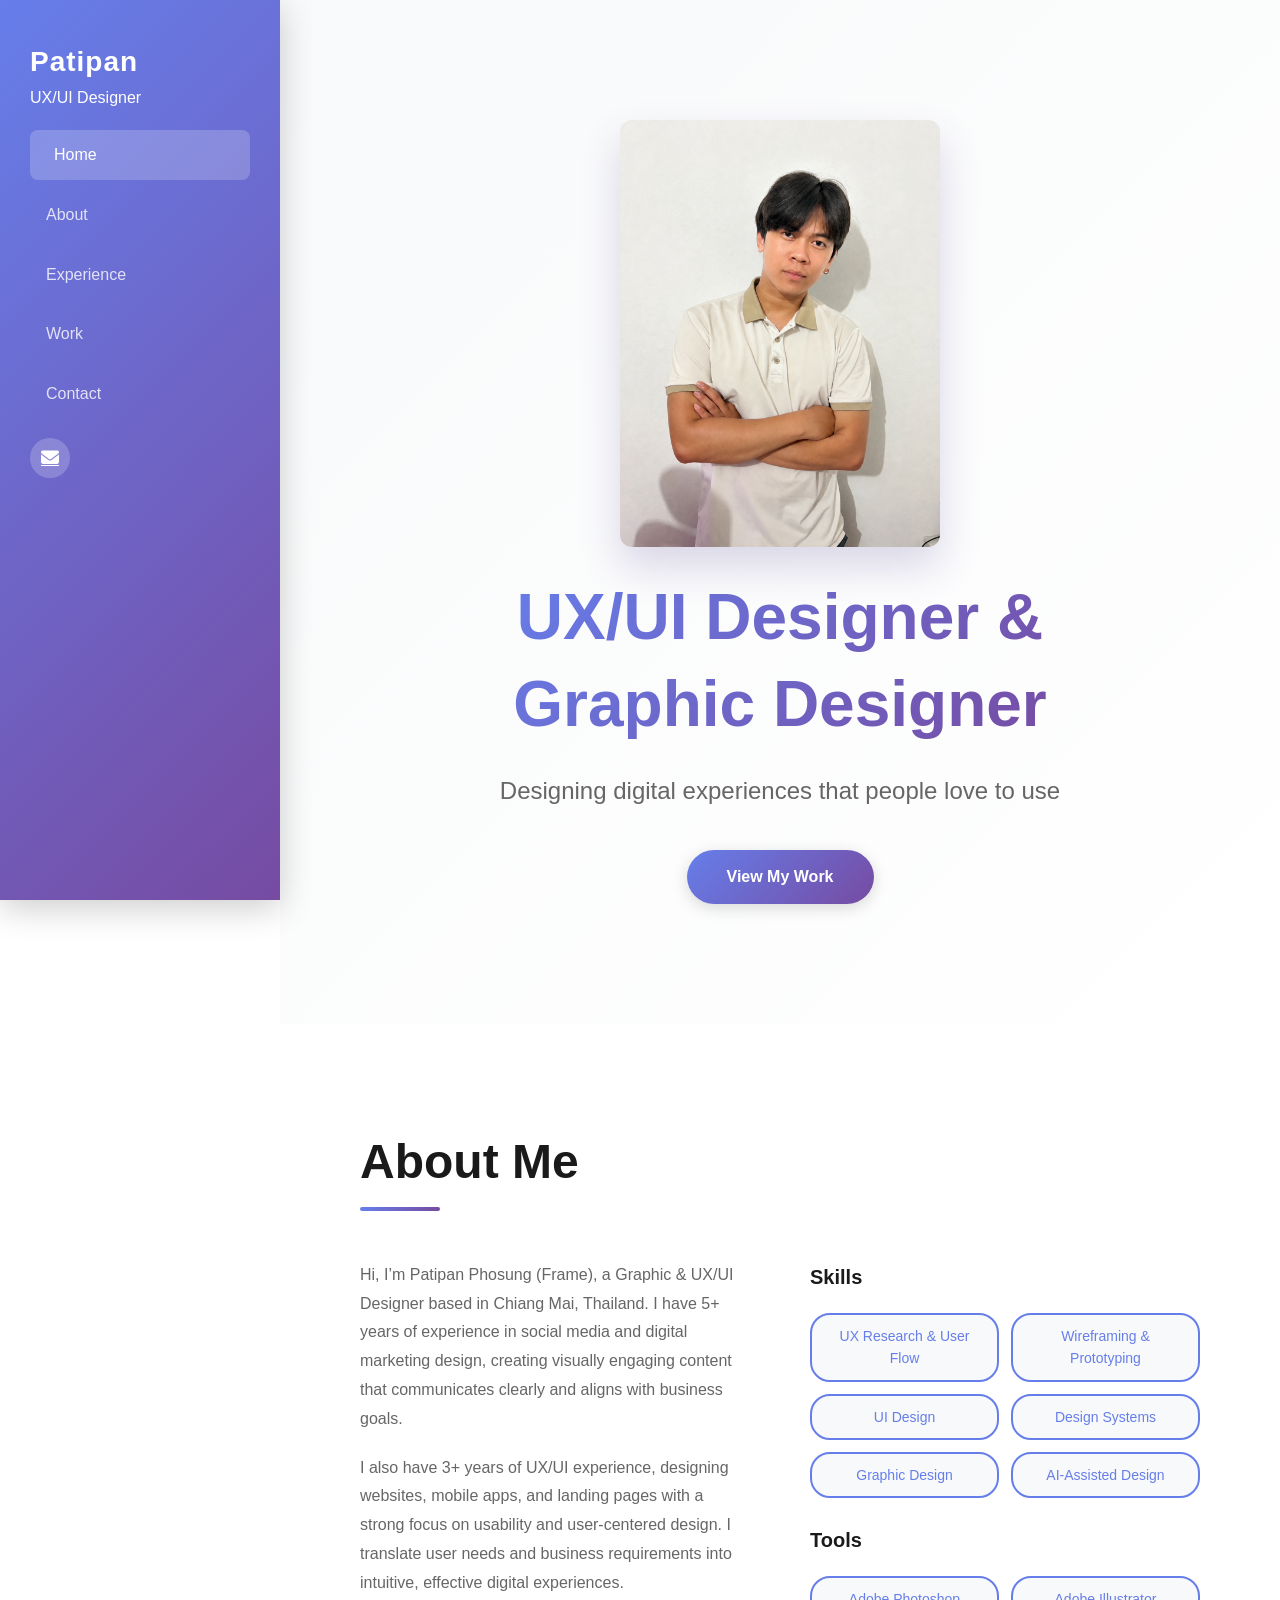
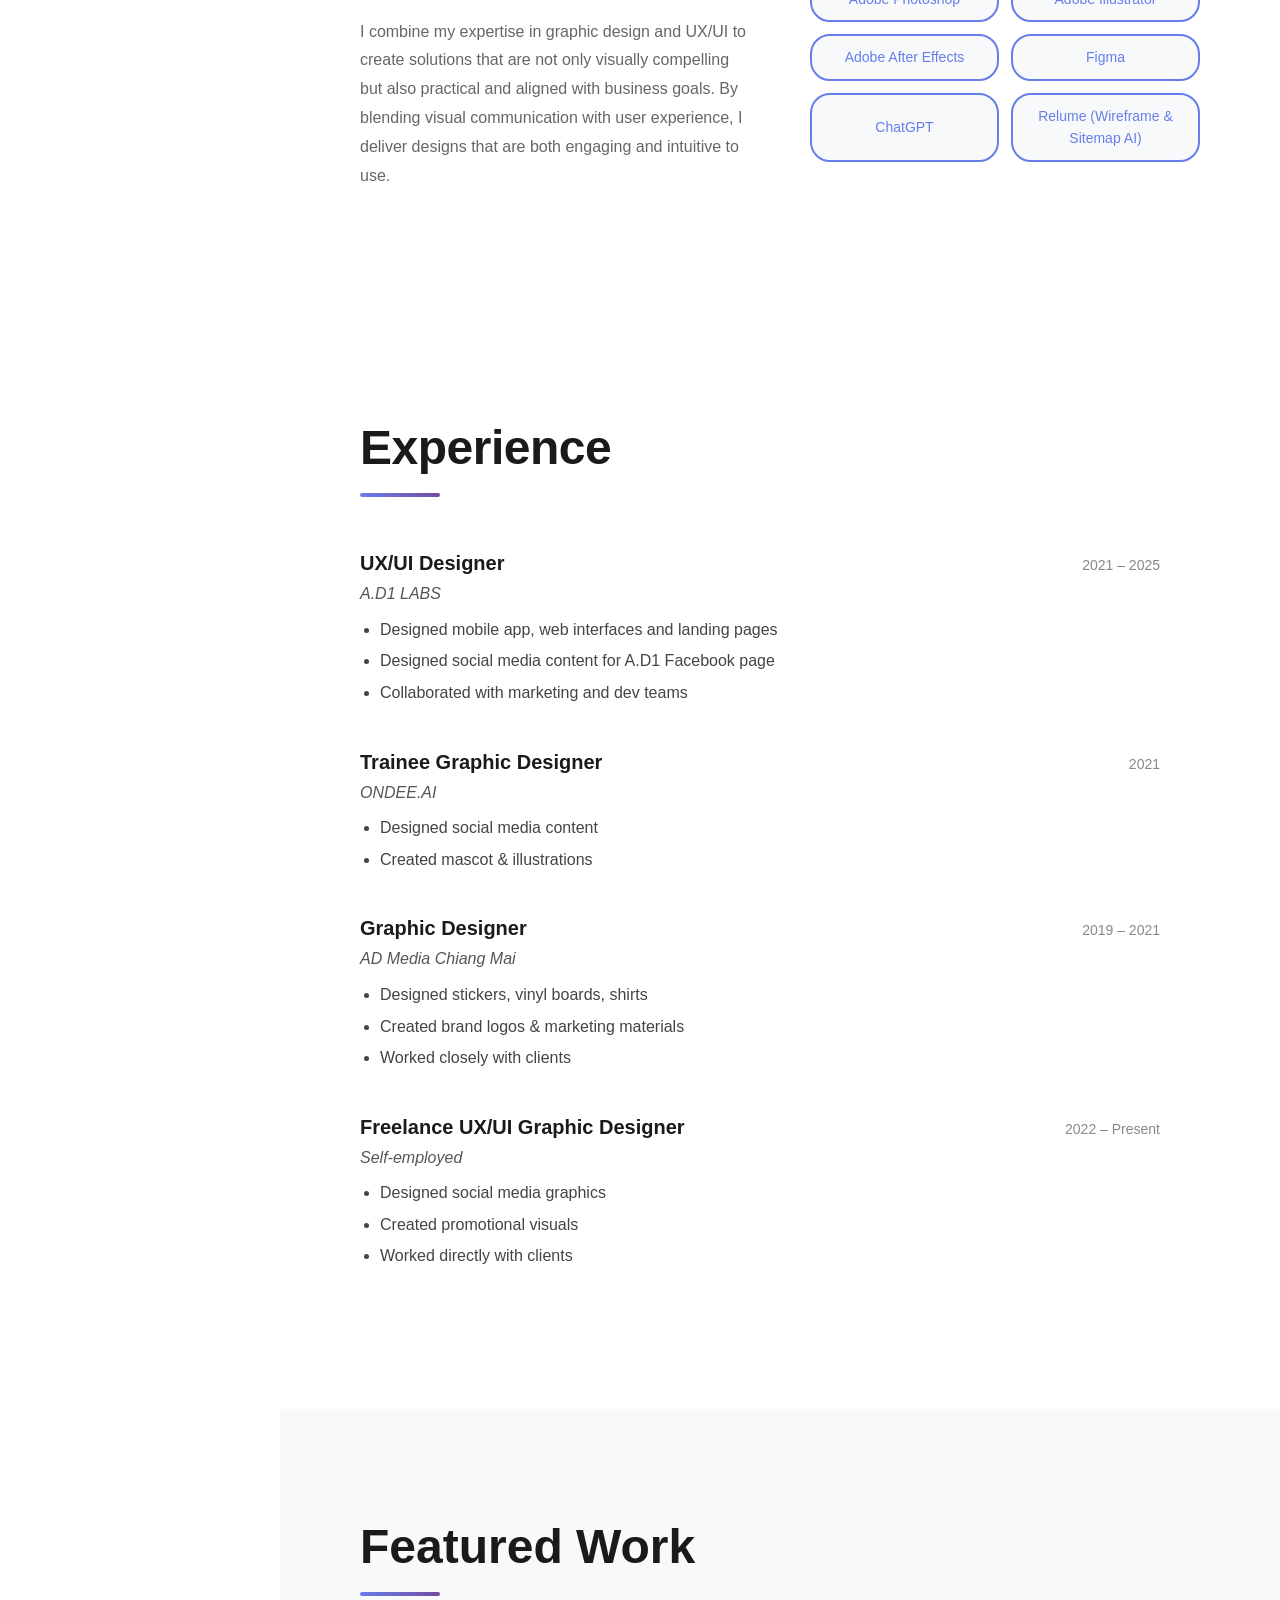
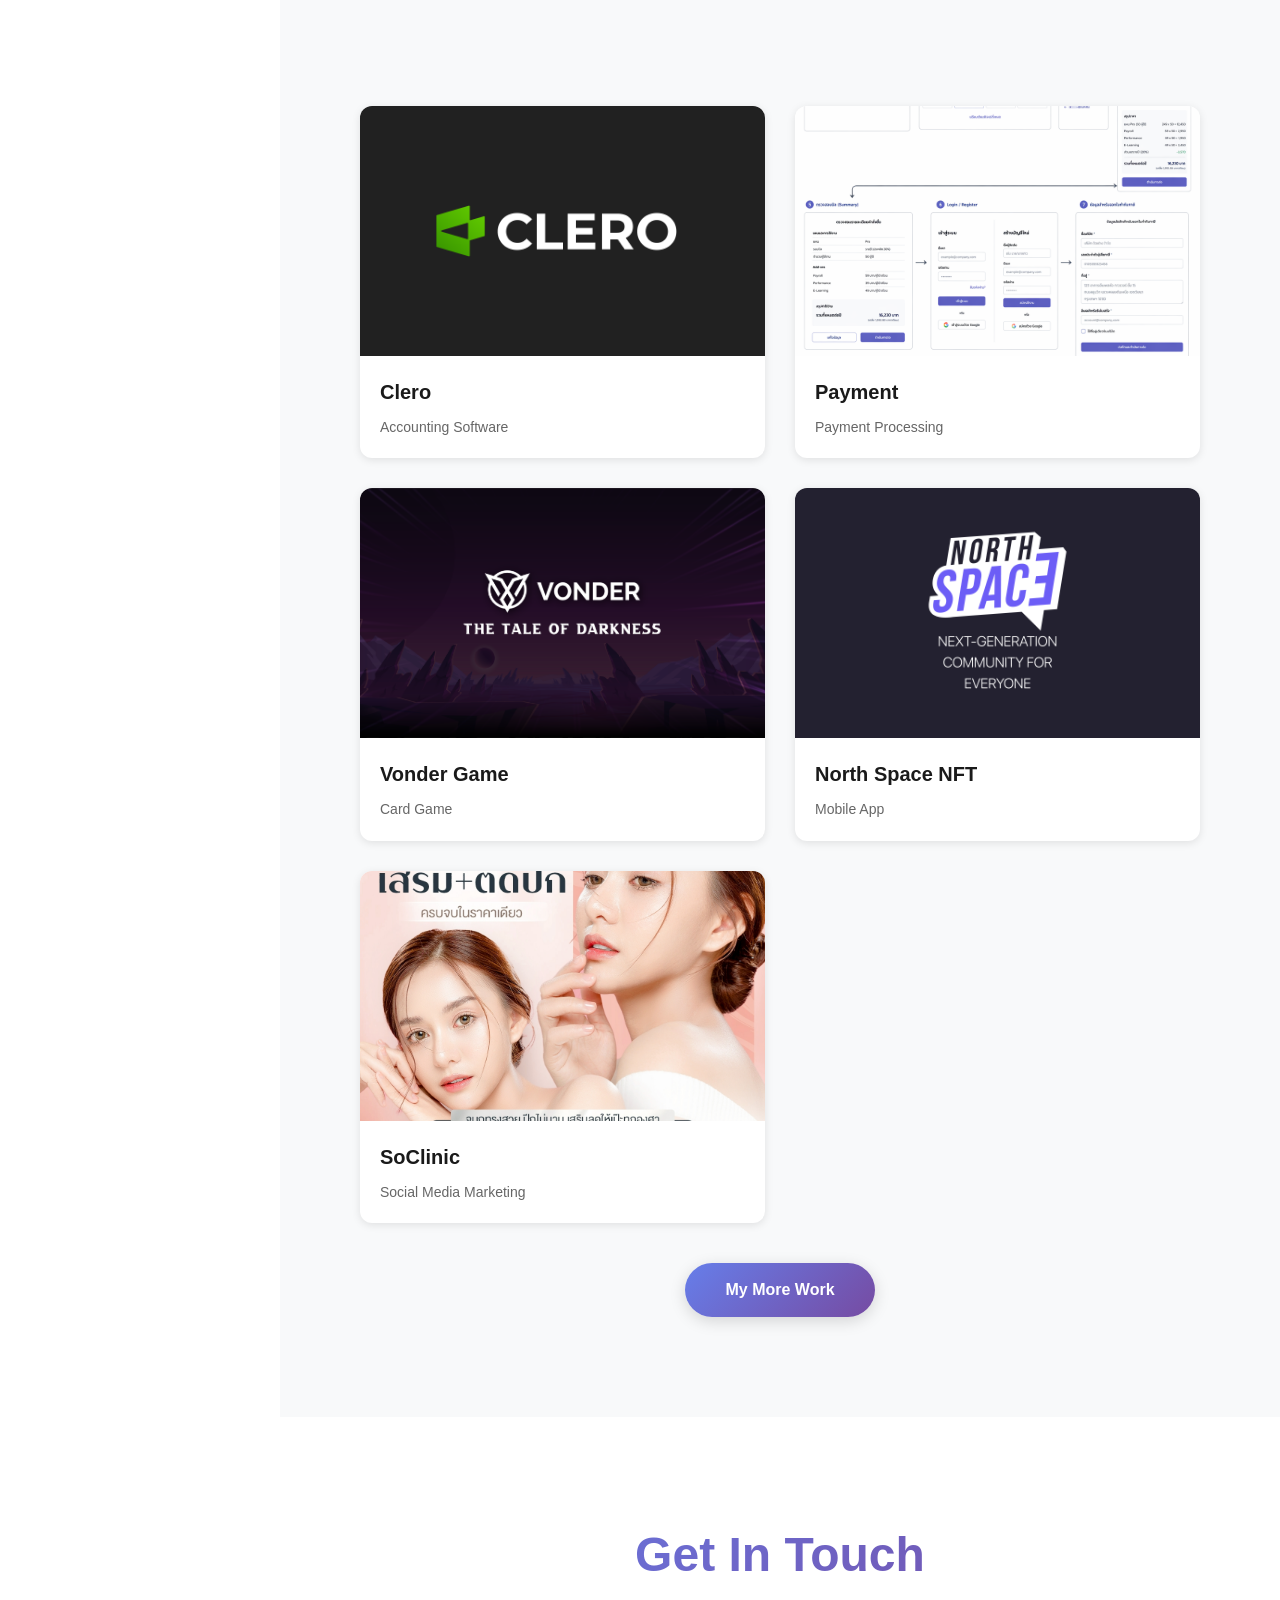
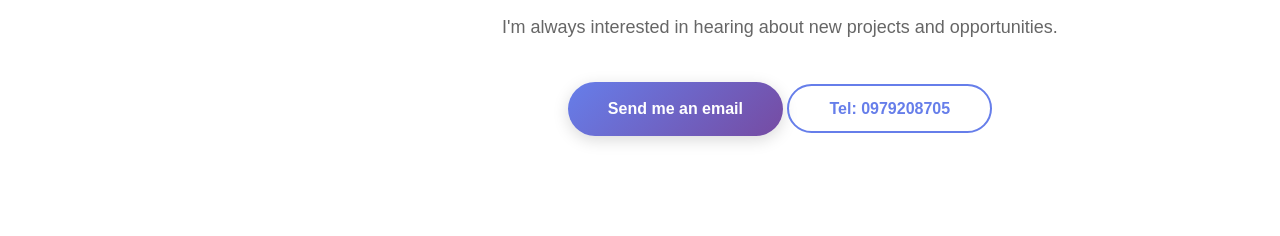
<file: index.html>
<!-- force deploy -->
<!DOCTYPE html>
<html lang="en">
<head>
  <meta charset="UTF-8">
  <meta name="viewport" content="width=device-width, initial-scale=1.0">
  <meta name="description" content="UX/UI Designer Portfolio by Patipan Phosung">
  <title>Patipan Phosung - Resume</title>
  <link rel="stylesheet" href="style.css">
  <link rel="stylesheet" href="https://cdnjs.cloudflare.com/ajax/libs/font-awesome/6.4.0/css/all.min.css">
  <link rel="preconnect" href="https://fonts.googleapis.com">
</head>
<body>
  <!-- Sidebar -->
  <aside class="sidebar">
    <div class="sidebar-content">
      <div class="logo">
        <h1>Patipan</h1>
        <p>UX/UI Designer</p>
      </div>
      
      <nav class="nav-menu">
        <a href="#home" class="nav-link active">Home</a>
        <a href="#about" class="nav-link">About</a>
        <a href="#experience" class="nav-link">Experience</a>
        <a href="#work" class="nav-link">Work</a>
        <a href="#contact" class="nav-link">Contact</a>
      </nav>
      
      <div class="social-links">
        <a href="https://mail.google.com/mail/?view=cm&to=i.again306@gmail.com"
          target="_blank"
          rel="noopener noreferrer">
        <i class="fas fa-envelope"></i>
        </a>
      </div>
    </div>
  </aside>

  <!-- Main Content -->
  <main class="main-content">
    <!-- Hero Section -->
    <section id="home" class="hero">
      <div class="hero-content">
        <img src="images/MyPicture.png" alt="Profile Picture" class="profile-pic">
        <h1 class="hero-title">UX/UI Designer &<br>Graphic Designer</h1>
        <p class="hero-subtitle">Designing digital experiences that people love to use</p>
        <a href="#work" class="cta-button">View My Work</a>
      </div>
    </section>

    <!-- About Section -->
    <section id="about" class="about">
      <div class="container">
        <h2>About Me</h2>
        <div class="about-content">
          <div class="about-text">
            <p>
              Hi, I’m Patipan Phosung (Frame), a Graphic & UX/UI Designer based in Chiang Mai, Thailand.
              I have 5+ years of experience in social media and digital marketing design,
              creating visually engaging content that communicates clearly and aligns with business goals.
            </p>
              <p>
              I also have 3+ years of UX/UI experience, designing websites, mobile apps, and landing pages
              with a strong focus on usability and user-centered design.
              I translate user needs and business requirements into intuitive, effective digital experiences.
              </p>
              <p>
                I combine my expertise in graphic design and UX/UI to create solutions
                that are not only visually compelling but also practical and aligned with business goals.
                By blending visual communication with user experience, I deliver designs that are both engaging
                and intuitive to use.
              </p>
          </div>
          <div class="skills">
            <h3>Skills</h3>
            <div class="skills-grid">
              <span class="skill-tag">UX Research & User Flow</span>
              <span class="skill-tag">Wireframing & Prototyping</span>
              <span class="skill-tag">UI Design</span>
              <span class="skill-tag">Design Systems</span>
              <span class="skill-tag">Graphic Design</span>
              <span class="skill-tag">AI-Assisted Design</span>
            </div>
            <br>
            <h3>Tools</h3>
            <div class="skills-grid">
              <span class="skill-tag">Adobe Photoshop</span>
              <span class="skill-tag">Adobe Illustrator</span>
              <span class="skill-tag">Adobe After Effects</span>
              <span class="skill-tag">Figma</span>
              <span class="skill-tag">ChatGPT</span>
              <span class="skill-tag">Relume (Wireframe & Sitemap AI)</span>
            </div>
          </div>
        </div>
      </div>
    </section>

    <!-- Experience Section -->
    <section id="experience" class="experience">
      <div class="container">
        <h2>Experience</h2>
            <div class="exp-list">

      <div class="exp-item">
        <div class="exp-header">
          <div>
            <h3>UX/UI Designer</h3>
            <p class="company">A.D1 LABS</p>
          </div>
          <span class="year">2021 – 2025</span>
        </div>
        <ul>
          <li>Designed mobile app, web interfaces and landing pages</li>
          <li>Designed social media content for A.D1 Facebook page</li>
          <li>Collaborated with marketing and dev teams</li>
        </ul>
      </div>

      <div class="exp-item">
        <div class="exp-header">
          <div>
            <h3>Trainee Graphic Designer</h3>
            <p class="company">ONDEE.AI</p>
          </div>
          <span class="year">2021</span>
        </div>
        <ul>
          <li>Designed social media content</li>
          <li>Created mascot & illustrations</li>
        </ul>
      </div>

      <div class="exp-item">
        <div class="exp-header">
          <div>
            <h3>Graphic Designer</h3>
            <p class="company">AD Media Chiang Mai</p>
          </div>
          <span class="year">2019 – 2021</span>
        </div>
        <ul>
          <li>Designed stickers, vinyl boards, shirts</li>
          <li>Created brand logos & marketing materials</li>
          <li>Worked closely with clients</li>
        </ul>
      </div>

      <div class="exp-item">
        <div class="exp-header">
          <div>
            <h3>Freelance UX/UI Graphic Designer</h3>
            <p class="company">Self-employed</p>
          </div>
          <span class="year">2022 – Present</span>
        </div>
        <ul>
          <li>Designed social media graphics</li>
          <li>Created promotional visuals</li>
          <li>Worked directly with clients</li>
        </ul>
      </div>
    </div>
  </div>
</section>

   <!-- Work Section -->
    <section id="work" class="work">
      <div class="container">
        <h2>Featured Work</h2>
        <div class="work-grid">

          <!-- Work Item 1 -->
          <div class="work-item">
            <div class="work-image">
              <img src="images/Clero/Cover.png" alt="Clero Project">
              <div class="work-overlay">
                <a href="Clero.html" class="view-link">View Project</a>
              </div>
            </div>
            <div class="work-info">
              <h3>Clero</h3>
              <p>Accounting Software</p>
            </div>
          </div>

          <!-- Work Item 2 -->
          <div class="work-item">
            <div class="work-image">
              <img src="images/Payment/Flow.png" alt="Payment Project">
              <div class="work-overlay">
                <a href="Payment.html" class="view-link">View Project</a>
              </div>
            </div>
            <div class="work-info">
              <h3>Payment</h3>
              <p>Payment Processing</p>
            </div>
          </div>

          <!-- Work Item 3 -->
          <div class="work-item">
            <div class="work-image">
              <img src="images/Vonder-Game/Cover.png" alt="Vonder Game Project">
              <div class="work-overlay">
                <a href="Vonder.html" class="view-link">View Project</a>
              </div>
            </div>
            <div class="work-info">
              <h3>Vonder Game</h3>
              <p>Card Game</p>
            </div>
          </div>

          <!-- Work Item 4 -->
          <div class="work-item">
            <div class="work-image">
              <img src="images/NorthSpaceNFT/Cover.png" alt="North Space NFT Project">
              <div class="work-overlay">
                <a href="NorthSpaceNFT.html" class="view-link">View Project</a>
              </div>
            </div>
            <div class="work-info">
              <h3>North Space NFT</h3>
              <p>Mobile App</p>
            </div>
          </div>

          <!-- Work Item 5 -->
          <div class="work-item">
            <div class="work-image">
              <img src="images/SoClinic/LINE_NOTE_251011_18.jpg" alt="SoClinic Project">
              <div class="work-overlay">
                <a href="SoClinic.html" class="view-link">View Project</a>
              </div>
            </div>
            <div class="work-info">
              <h3>SoClinic</h3>
              <p>Social Media Marketing</p>
            </div>
          </div>

        </div>
        <div class="more-work">
          <a href="https://drive.google.com/drive/folders/1PaDZRQ1ZjscC3CEWuXMeNJkdD3eWn20S?usp=drive_link"
              target="_blank" rel="noopener noreferrer"
              class="cta-button">
              My More Work
          </a>
        </div>
      </div>
    </section>

    <!-- Contact Section -->
    <section id="contact" class="contact">
      <div class="container">
        <h2>Get In Touch</h2>
        <p class="contact-subtitle">I'm always interested in hearing about new projects and opportunities.</p>
        <a href="https://mail.google.com/mail/?view=cm&to=i.again306@gmail.com"
          target="_blank"
          rel="noopener noreferrer"
          class="cta-button">Send me an email</a>
        <a class="sec-button outline">Tel: 0979208705</a>
      </div>
    </section>

  <script src="script.js"></script>
</body>
</html>
</file>
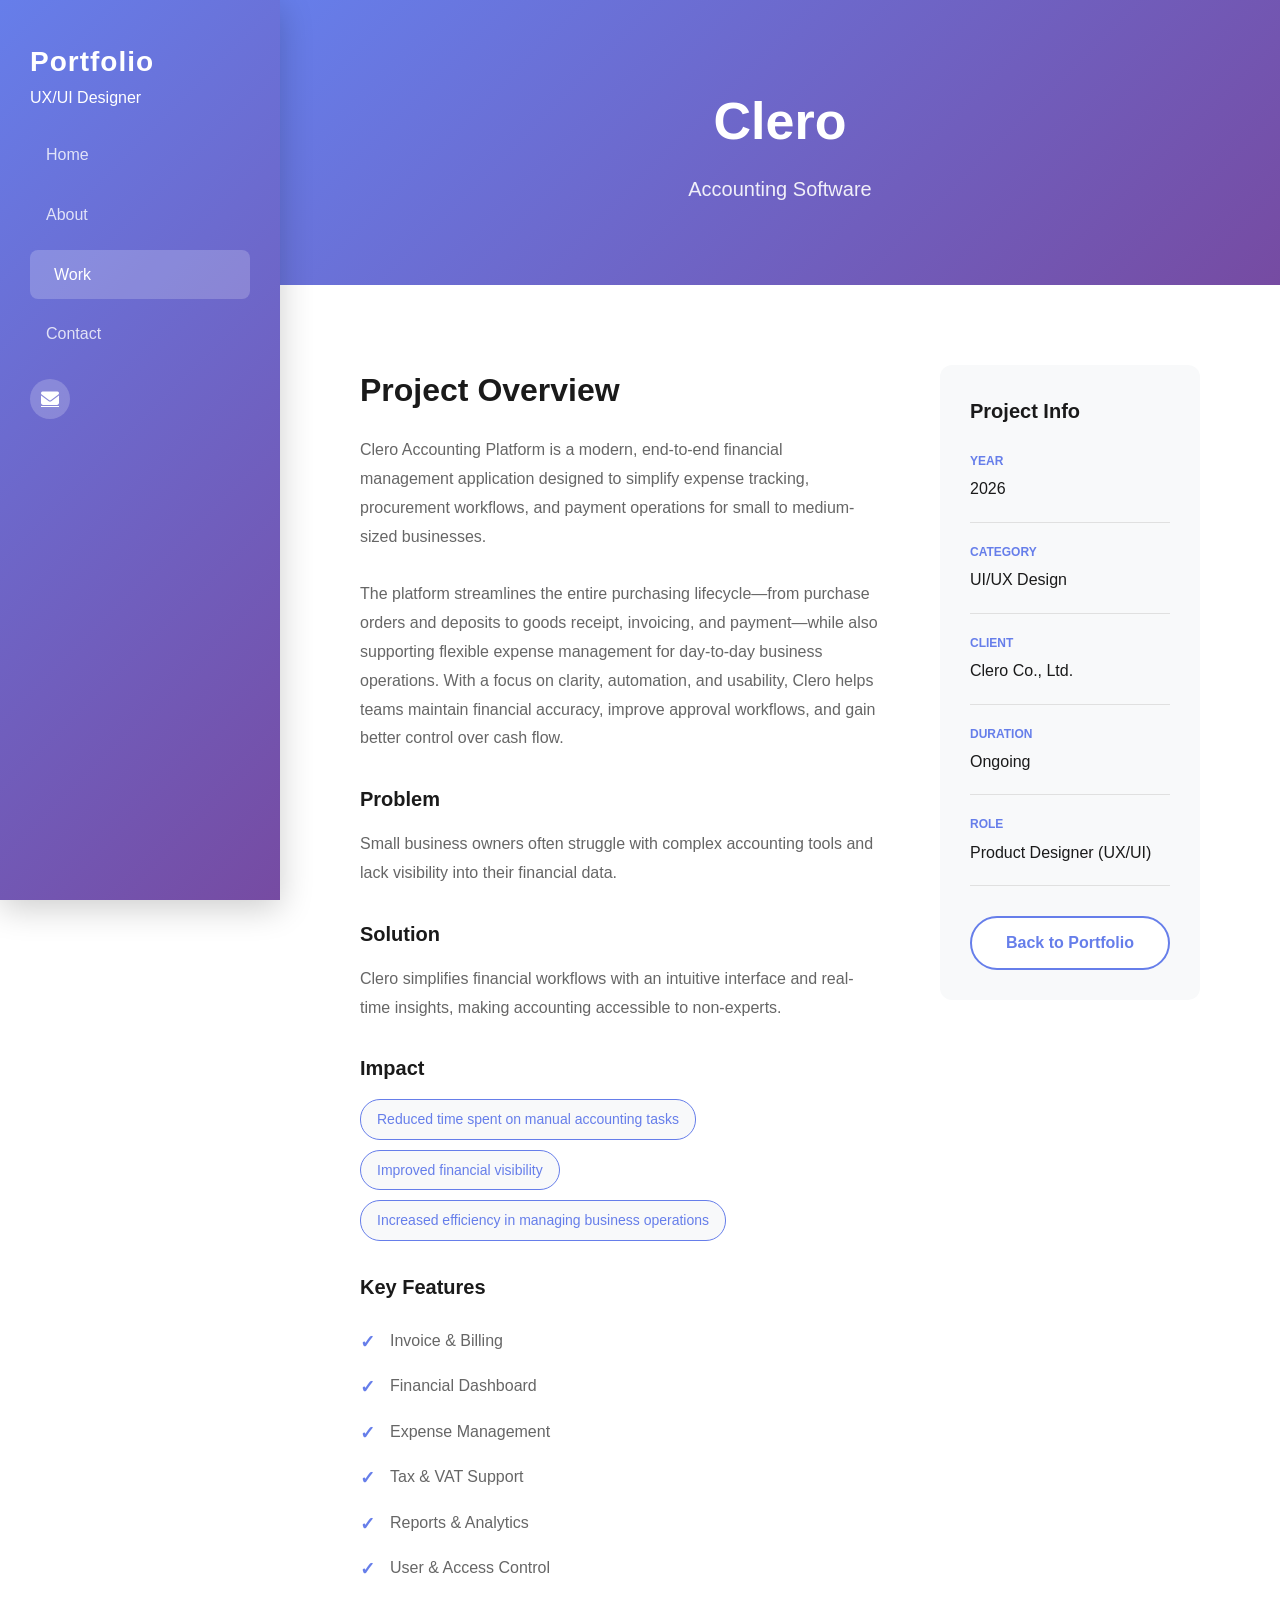
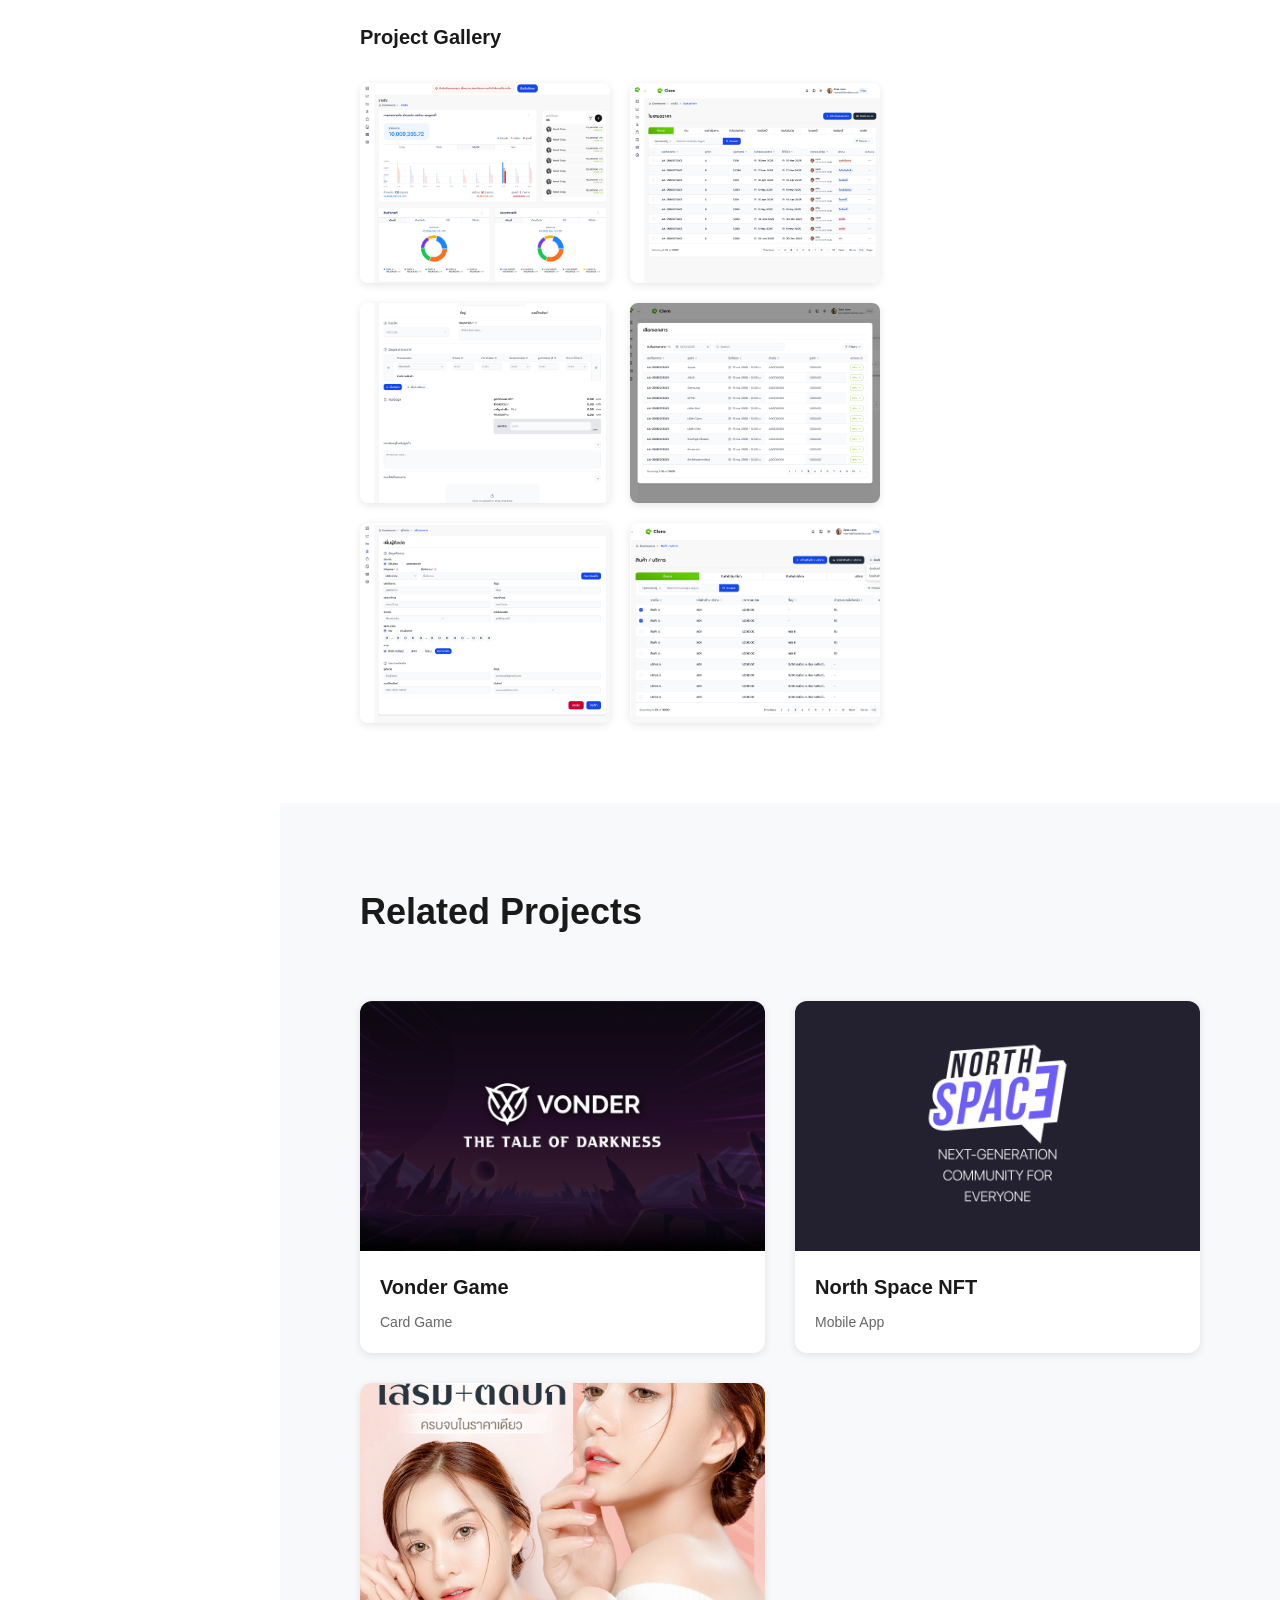
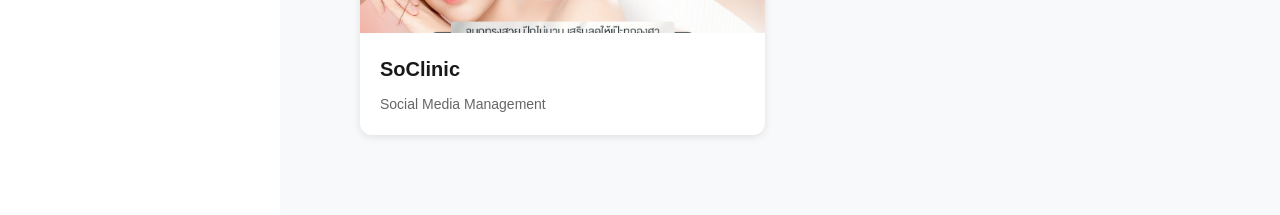
<file: Clero.html>
<!DOCTYPE html>
<html lang="en">
<head>
  <meta charset="UTF-8">
  <meta name="viewport" content="width=device-width, initial-scale=1.0">
  <meta name="description" content="UX/UI Designer Portfolio by Patipan Phosung">
  <title>Project Details - Portfolio</title>
  <link rel="stylesheet" href="style.css">
  <link rel="stylesheet" href="https://cdnjs.cloudflare.com/ajax/libs/font-awesome/6.4.0/css/all.min.css">

  <script>
function openModal(src) {
  const modal = document.getElementById("imageModal");
  const modalImg = document.getElementById("modalImg");

  modal.style.display = "flex";
  modalImg.src = src;
}

function closeModal() {
  document.getElementById("imageModal").style.display = "none";
}
</script>

</head>
<body>
  <!-- Sidebar -->
  <aside class="sidebar">
    <div class="sidebar-content">
      <div class="logo">
        <h1>Portfolio</h1>
        <p>UX/UI Designer</p>
      </div>
      
      <nav class="nav-menu">
        <a href="index.html#home" class="nav-link">Home</a>
        <a href="index.html#about" class="nav-link">About</a>
        <a href="index.html#work" class="nav-link active">Work</a>
        <a href="index.html#contact" class="nav-link">Contact</a>
      </nav>
      
      <div class="social-links">
        <a href="https://mail.google.com/mail/?view=cm&to=i.again306@gmail.com"
          target="_blank"
          rel="noopener noreferrer">
          <i class="fas fa-envelope"></i>
        </a>
      </div>
    </div>
  </aside>

  <!-- Main Content -->
  <main class="main-content">
    <!-- Project Hero -->
    <section class="project-hero" style="background: linear-gradient(135deg, #667eea 0%, #764ba2 100%);">
      <div class="container">
        <div class="project-hero-content">
          <h1>Clero</h1>
          <p>Accounting Software</p>
        </div>
      </div>
    </section>

    <!-- Project Details -->
    <section class="project-details">
      <div class="container">
        <div class="project-grid">
          <div class="project-main">
            <h2>Project Overview</h2>
            <p>
              Clero Accounting Platform is a modern, end-to-end financial management application
              designed to simplify expense tracking, procurement workflows,
              and payment operations for small to medium-sized businesses.
              <br>
              <br> The platform streamlines the entire purchasing lifecycle—from purchase orders
              and deposits to goods receipt, invoicing, and payment—while also supporting flexible expense management
              for day-to-day business operations. With a focus on clarity, automation, and usability,
              Clero helps teams maintain financial accuracy, improve approval workflows,
              and gain better control over cash flow.
            </p>

            <h3>Problem</h3>
            <p>
              Small business owners often struggle with complex accounting tools
              and lack visibility into their financial data.
            </p>

            <h3>Solution</h3>
            <p>
              Clero simplifies financial workflows with an intuitive interface and real-time insights,
              making accounting accessible to non-experts.
            </p>

            <h3>Impact</h3>
            <div class="tech-stack">
              <span class="tech-badge">Reduced time spent on manual accounting tasks</span>
              <span class="tech-badge">Improved financial visibility</span>
              <span class="tech-badge">Increased efficiency in managing business operations</span>
            </div>

            <h3>Key Features</h3>
            <ul class="features-list">
              <li>Invoice & Billing</li>
              <li>Financial Dashboard</li>
              <li>Expense Management</li>
              <li>Tax & VAT Support</li>
              <li>Reports & Analytics</li>
              <li>User & Access Control</li>
            </ul>

            <h3>Project Gallery</h3>
            <div class="gallery">
              <div class="gallery-item">
                <img src="images/Clero/Dashboard.png" onclick="openModal(this.src)" alt="Project 1">
              </div>

               <div class="gallery-item">
                <img src="images/Clero/ใบเสนอราคา.png" onclick="openModal(this.src)" alt="Project 2">
              </div>

              <div class="gallery-item">
                <img src="images/Clero/สร้างใบเสนอราคา.png" onclick="openModal(this.src)" alt="Project 3">
              </div>

              <div class="gallery-item">
                <img src="images/Clero/ใบรับเงินมัดจำ.png" onclick="openModal(this.src)" alt="Project 3">
              </div>

              <div class="gallery-item">
                <img src="images/Clero/สร้างผู้ติดต่อ.png" onclick="openModal(this.src)" alt="Project 3">
              </div>

              <div class="gallery-item">
                <img src="images/Clero/บริการ.png" onclick="openModal(this.src)" alt="Project 3">
              </div>
            </div>
          </div>
          
          <div id="imageModal" class="modal" onclick="closeModal()">
            <img id="modalImg">
          </div>

          <aside class="project-sidebar">
            <div class="project-info">
              <h3>Project Info</h3>
              
              <div class="info-item">
                <label>Year</label>
                <p>2026</p>
              </div>

              <div class="info-item">
                <label>Category</label>
                <p>UI/UX Design</p>
              </div>

              <div class="info-item">
                <label>Client</label>
                <p>Clero Co., Ltd.</p>
              </div>

              <div class="info-item">
                <label>Duration</label>
                <p>Ongoing</p>
              </div>

              <div class="info-item">
                <label>Role</label>
                <p>Product Designer (UX/UI)</p>
              </div>

              <div class="project-links">
                <a href="index.html" class="secondary-button">Back to Portfolio</a>
              </div>
            </div>
          </aside>
        </div>
      </div>
    </section>

    <!-- Related Projects -->
    <section class="related-projects">
      <div class="container">
        <h2>Related Projects</h2>
        <div class="work-grid">
          <div class="work-item">
            <div class="work-image">
              <img src="images/Vonder-Game/Cover.png" alt="Vonder Game Project">
              <div class="work-overlay">
                <a href="Vonder.html" class="view-link">View Project</a>
              </div>
            </div>
            <div class="work-info">
              <h3>Vonder Game</h3>
              <p>Card Game</p>
            </div>
          </div>

          <div class="work-item">
            <div class="work-image">
              <img src="images/NorthSpaceNFT/Cover.png" alt="North Space NFT Project">
              <div class="work-overlay">
                <a href="NorthSpaceNFT.html" class="view-link">View Project</a>
              </div>
            </div>
            <div class="work-info">
              <h3>North Space NFT</h3>
              <p>Mobile App</p>
            </div>
          </div>

          <div class="work-item">
            <div class="work-image">
              <img src="images/SoClinic/LINE_NOTE_251011_18.jpg" alt="SoClinic Project">
              <div class="work-overlay">
                <a href="SoClinic.html" class="view-link">View Project</a>
              </div>
            </div>
            <div class="work-info">
              <h3>SoClinic</h3>
              <p>Social Media Management</p>
            </div>
          </div>
        </div>
      </div>
    </section>
  </main>

</body>
</html>
</file>
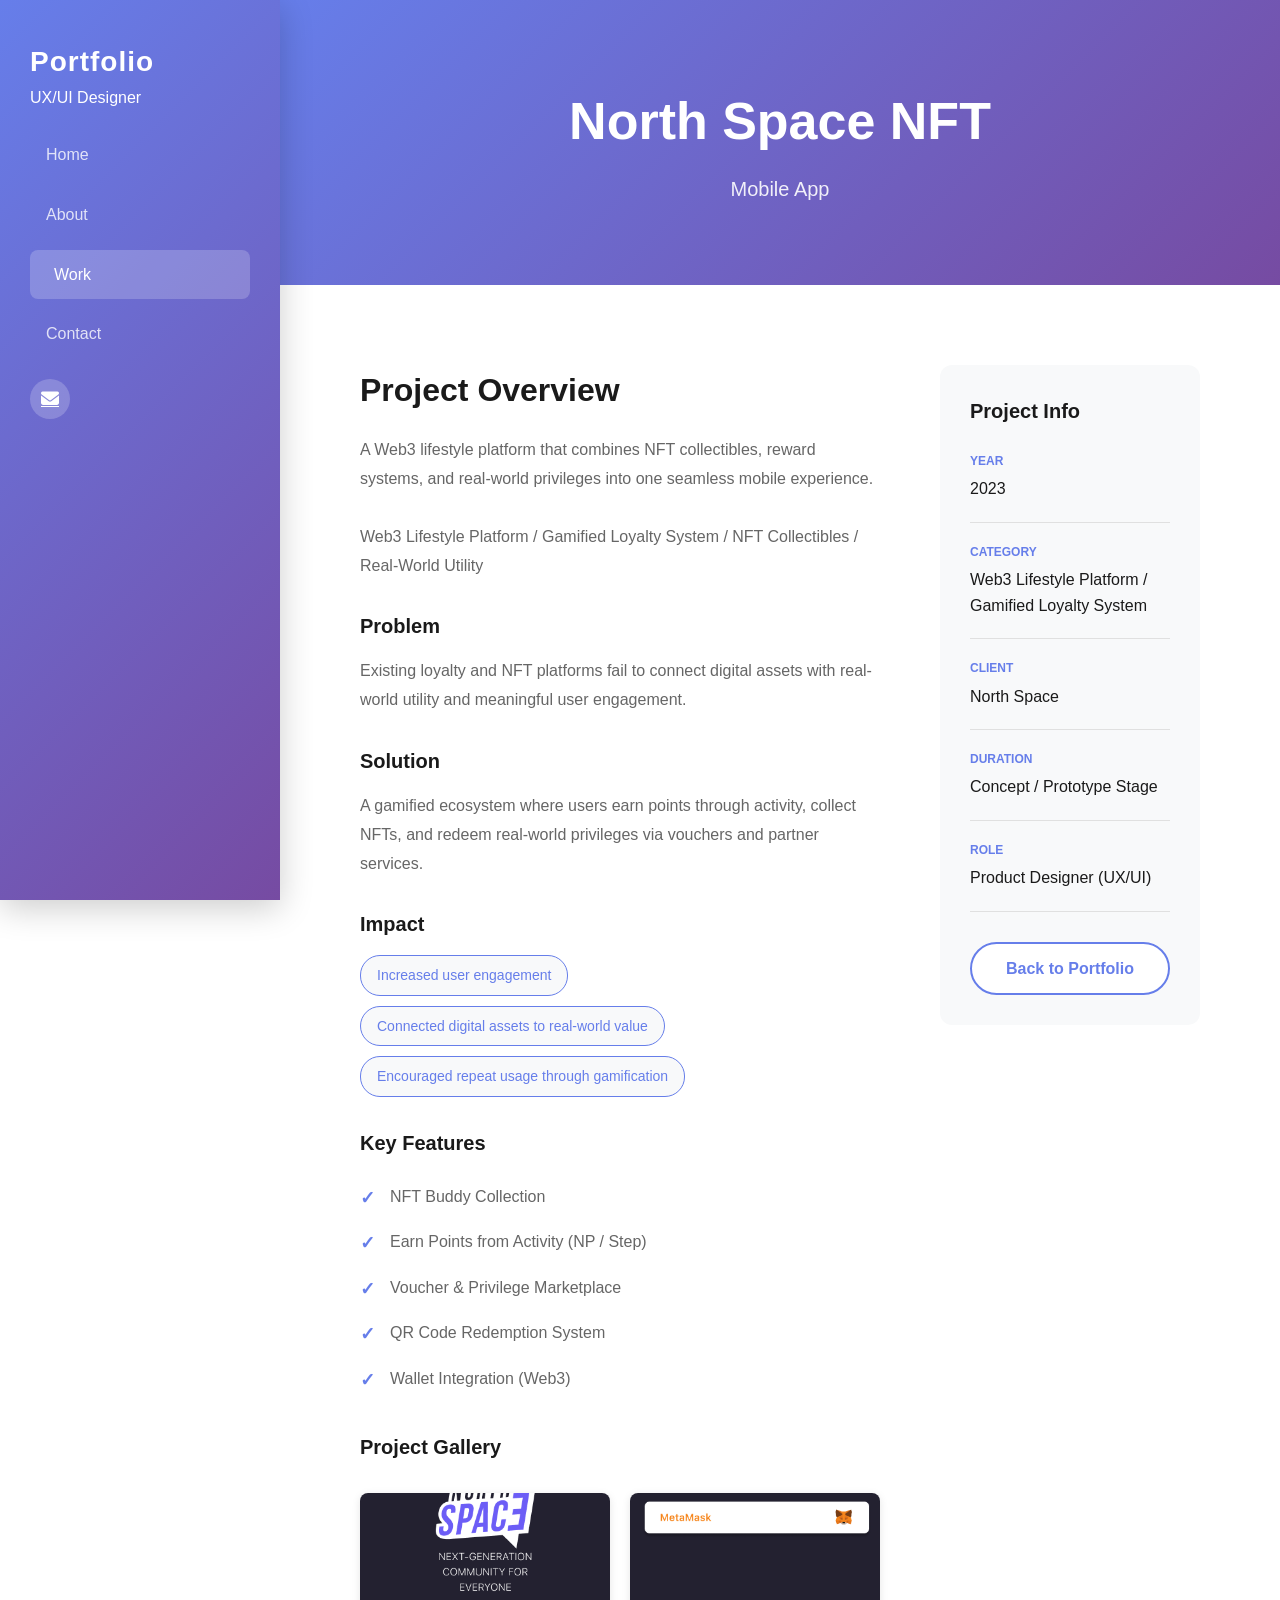
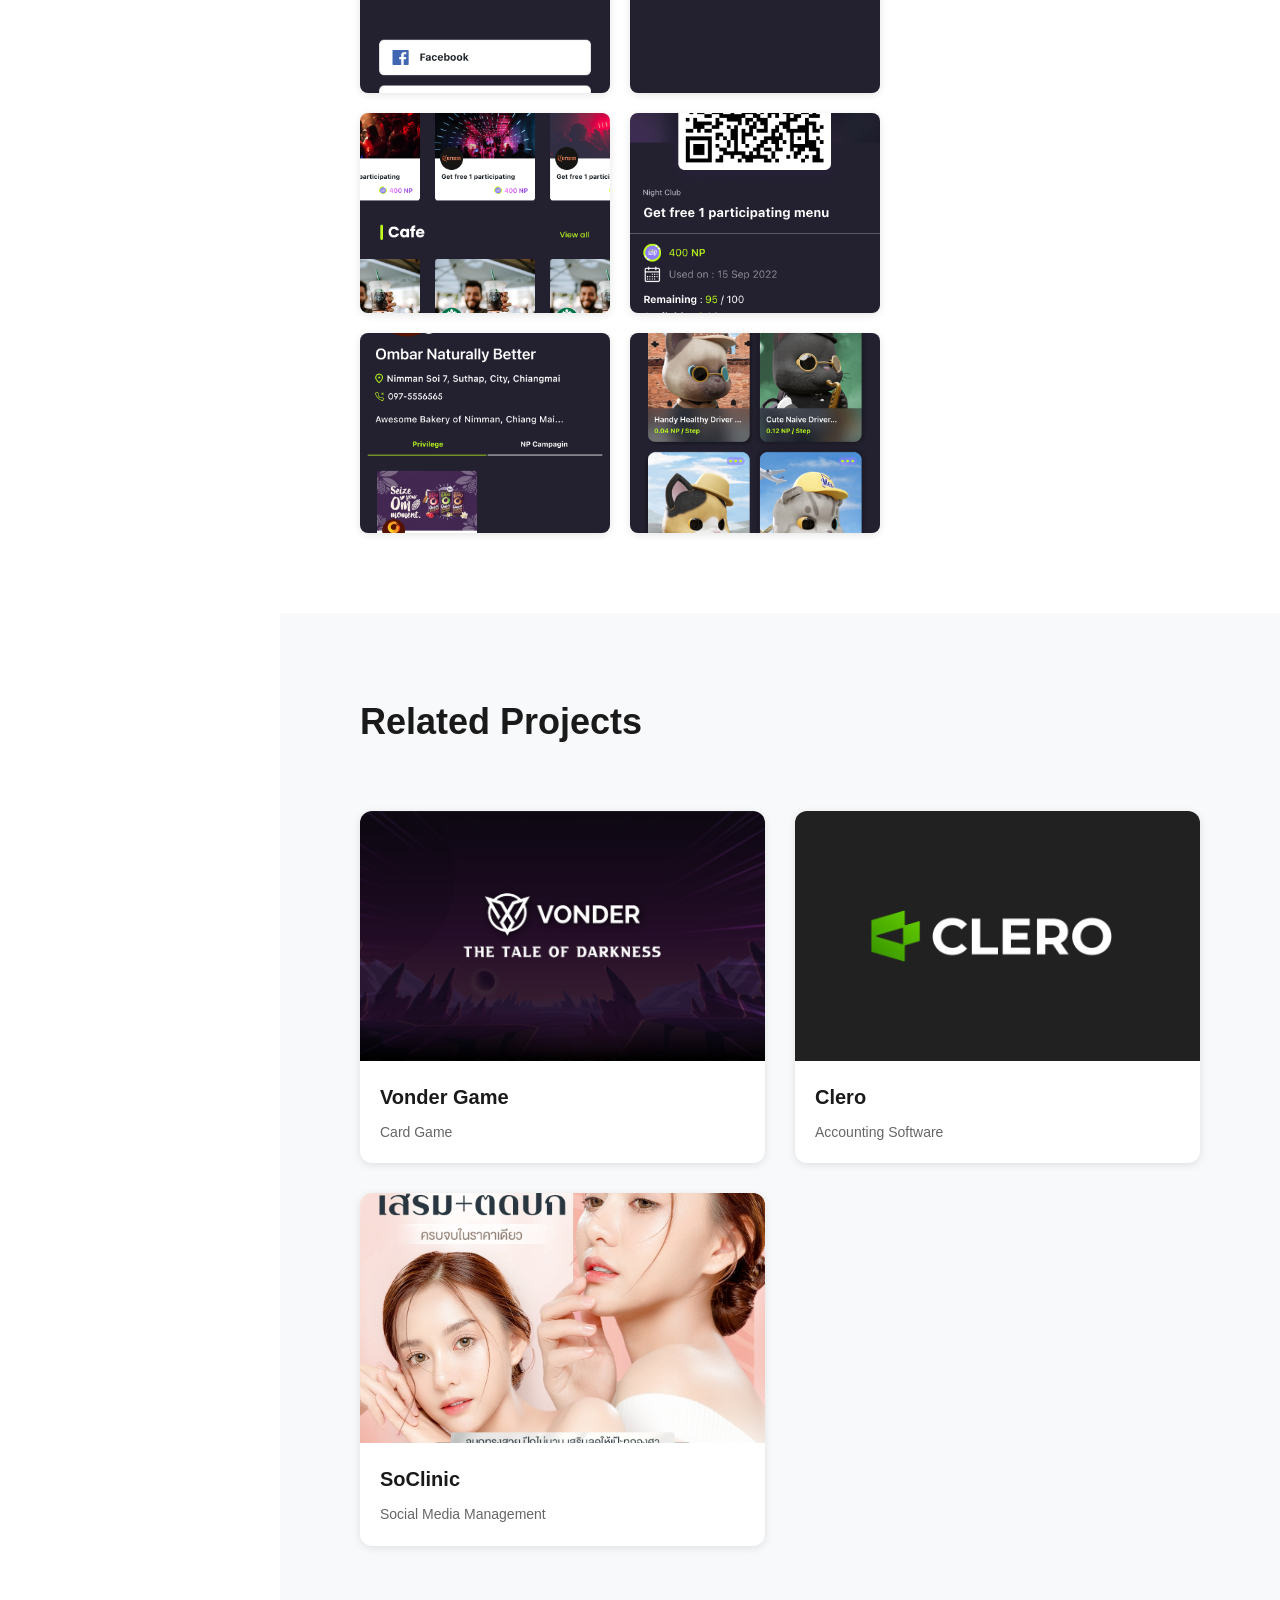
<file: NorthSpaceNFT.html>
<!DOCTYPE html>
<html lang="en">
<head>
  <meta charset="UTF-8">
  <meta name="viewport" content="width=device-width, initial-scale=1.0">
  <meta name="description" content="UX/UI Designer Portfolio by Patipan Phosung">
  <title>Project Details - Portfolio</title>
  <link rel="stylesheet" href="style.css">
  <link rel="stylesheet" href="https://cdnjs.cloudflare.com/ajax/libs/font-awesome/6.4.0/css/all.min.css">

  <script>
function openModal(src) {
  const modal = document.getElementById("imageModal");
  const modalImg = document.getElementById("modalImg");

  modal.style.display = "flex";
  modalImg.src = src;
}

function closeModal() {
  document.getElementById("imageModal").style.display = "none";
}
</script>

</head>
<body>
  <!-- Sidebar -->
  <aside class="sidebar">
    <div class="sidebar-content">
      <div class="logo">
        <h1>Portfolio</h1>
        <p>UX/UI Designer</p>
      </div>
      
      <nav class="nav-menu">
        <a href="index.html#home" class="nav-link">Home</a>
        <a href="index.html#about" class="nav-link">About</a>
        <a href="index.html#work" class="nav-link active">Work</a>
        <a href="index.html#contact" class="nav-link">Contact</a>
      </nav>
      
      <div class="social-links">
        <a href="https://mail.google.com/mail/?view=cm&to=i.again306@gmail.com"
          target="_blank"
          rel="noopener noreferrer">
          <i class="fas fa-envelope"></i>
        </a>
      </div>
    </div>
  </aside>

  <!-- Main Content -->
  <main class="main-content">
    <!-- Project Hero -->
    <section class="project-hero" style="background: linear-gradient(135deg, #667eea 0%, #764ba2 100%);">
      <div class="container">
        <div class="project-hero-content">
          <h1>North Space NFT</h1>
          <p>Mobile App</p>
        </div>
      </div>
    </section>

    <!-- Project Details -->
    <section class="project-details">
      <div class="container">
        <div class="project-grid">
          <div class="project-main">
            <h2>Project Overview</h2>
            <p>
              A Web3 lifestyle platform that combines NFT collectibles,
              reward systems, and real-world privileges into one seamless mobile experience.
              <br>
              <br>
              Web3 Lifestyle Platform / Gamified Loyalty System / NFT Collectibles / Real-World Utility
            </p>

            <h3>Problem</h3>
            <p>
              Existing loyalty and NFT platforms fail to connect digital assets with real-world utility
              and meaningful user engagement.
            </p>

            <h3>Solution</h3>
            <p>
              A gamified ecosystem where users earn points through activity, collect NFTs,
              and redeem real-world privileges via vouchers and partner services.
            </p>

            <h3>Impact</h3>
            <div class="tech-stack">
              <span class="tech-badge">Increased user engagement</span>
              <span class="tech-badge">Connected digital assets to real-world value</span>
              <span class="tech-badge">Encouraged repeat usage through gamification</span>
            </div>

            <h3>Key Features</h3>
            <ul class="features-list">
              <li>NFT Buddy Collection</li>
              <li>Earn Points from Activity (NP / Step)</li>
              <li>Voucher & Privilege Marketplace</li>
              <li>QR Code Redemption System</li>
              <li>Wallet Integration (Web3)</li>
            </ul>

            <h3>Project Gallery</h3>
            <div class="gallery">
              <div class="gallery-item">
                <img src="images/NorthSpaceNFT/Login.png" onclick="openModal(this.src)" alt="Project 1">
              </div>

               <div class="gallery-item">
                <img src="images/NorthSpaceNFT/Profile-Received-Wallet-not-Connected.png" onclick="openModal(this.src)" alt="Project 2">
              </div>

              <div class="gallery-item">
                <img src="images/NorthSpaceNFT/Previlege-1.png" onclick="openModal(this.src)" alt="Project 3">
              </div>

              <div class="gallery-item">
                <img src="images/NorthSpaceNFT/QR-Use-Voucher.png" onclick="openModal(this.src)" alt="Project 3">
              </div>

              <div class="gallery-item">
                <img src="images/NorthSpaceNFT/Admin-Publish.png" onclick="openModal(this.src)" alt="Project 3">
              </div>

              <div class="gallery-item">
                <img src="images/NorthSpaceNFT/Total-Point-Card.png" onclick="openModal(this.src)" alt="Project 3">
              </div>
            </div>
          </div>
          
          <div id="imageModal" class="modal" onclick="closeModal()">
            <img id="modalImg">
          </div>

          <aside class="project-sidebar">
            <div class="project-info">
              <h3>Project Info</h3>
              
              <div class="info-item">
                <label>Year</label>
                <p>2023</p>
              </div>

              <div class="info-item">
                <label>Category</label>
                <p>Web3 Lifestyle Platform / Gamified Loyalty System</p>
              </div>

              <div class="info-item">
                <label>Client</label>
                <p>North Space</p>
              </div>

              <div class="info-item">
                <label>Duration</label>
                <p>Concept / Prototype Stage</p>
              </div>

              <div class="info-item">
                <label>Role</label>
                <p>Product Designer (UX/UI)</p>
              </div>

              <div class="project-links">
                <a href="index.html" class="secondary-button">Back to Portfolio</a>
              </div>
            </div>
          </aside>
        </div>
      </div>
    </section>

    <!-- Related Projects -->
    <section class="related-projects">
      <div class="container">
        <h2>Related Projects</h2>
        <div class="work-grid">
          <div class="work-item">
            <div class="work-image">
              <img src="images/Vonder-Game/Cover.png" alt="Vonder Game Project">
              <div class="work-overlay">
                <a href="Vonder.html" class="view-link">View Project</a>
              </div>
            </div>
            <div class="work-info">
              <h3>Vonder Game</h3>
              <p>Card Game</p>
            </div>
          </div>

          <div class="work-item">
            <div class="work-image">
              <img src="images/Clero/Cover.png" alt="Clero Project">
              <div class="work-overlay">
                <a href="Clero.html" class="view-link">View Project</a>
              </div>
            </div>
            <div class="work-info">
              <h3>Clero</h3>
              <p>Accounting Software</p>
            </div>
          </div>

          <div class="work-item">
            <div class="work-image">
              <img src="images/SoClinic/LINE_NOTE_251011_18.jpg" alt="SoClinic Project">
              <div class="work-overlay">
                <a href="SoClinic.html" class="view-link">View Project</a>
              </div>
            </div>
            <div class="work-info">
              <h3>SoClinic</h3>
              <p>Social Media Management</p>
            </div>
          </div>
        </div>
      </div>
    </section>
  </main>

</body>
</html>
</file>
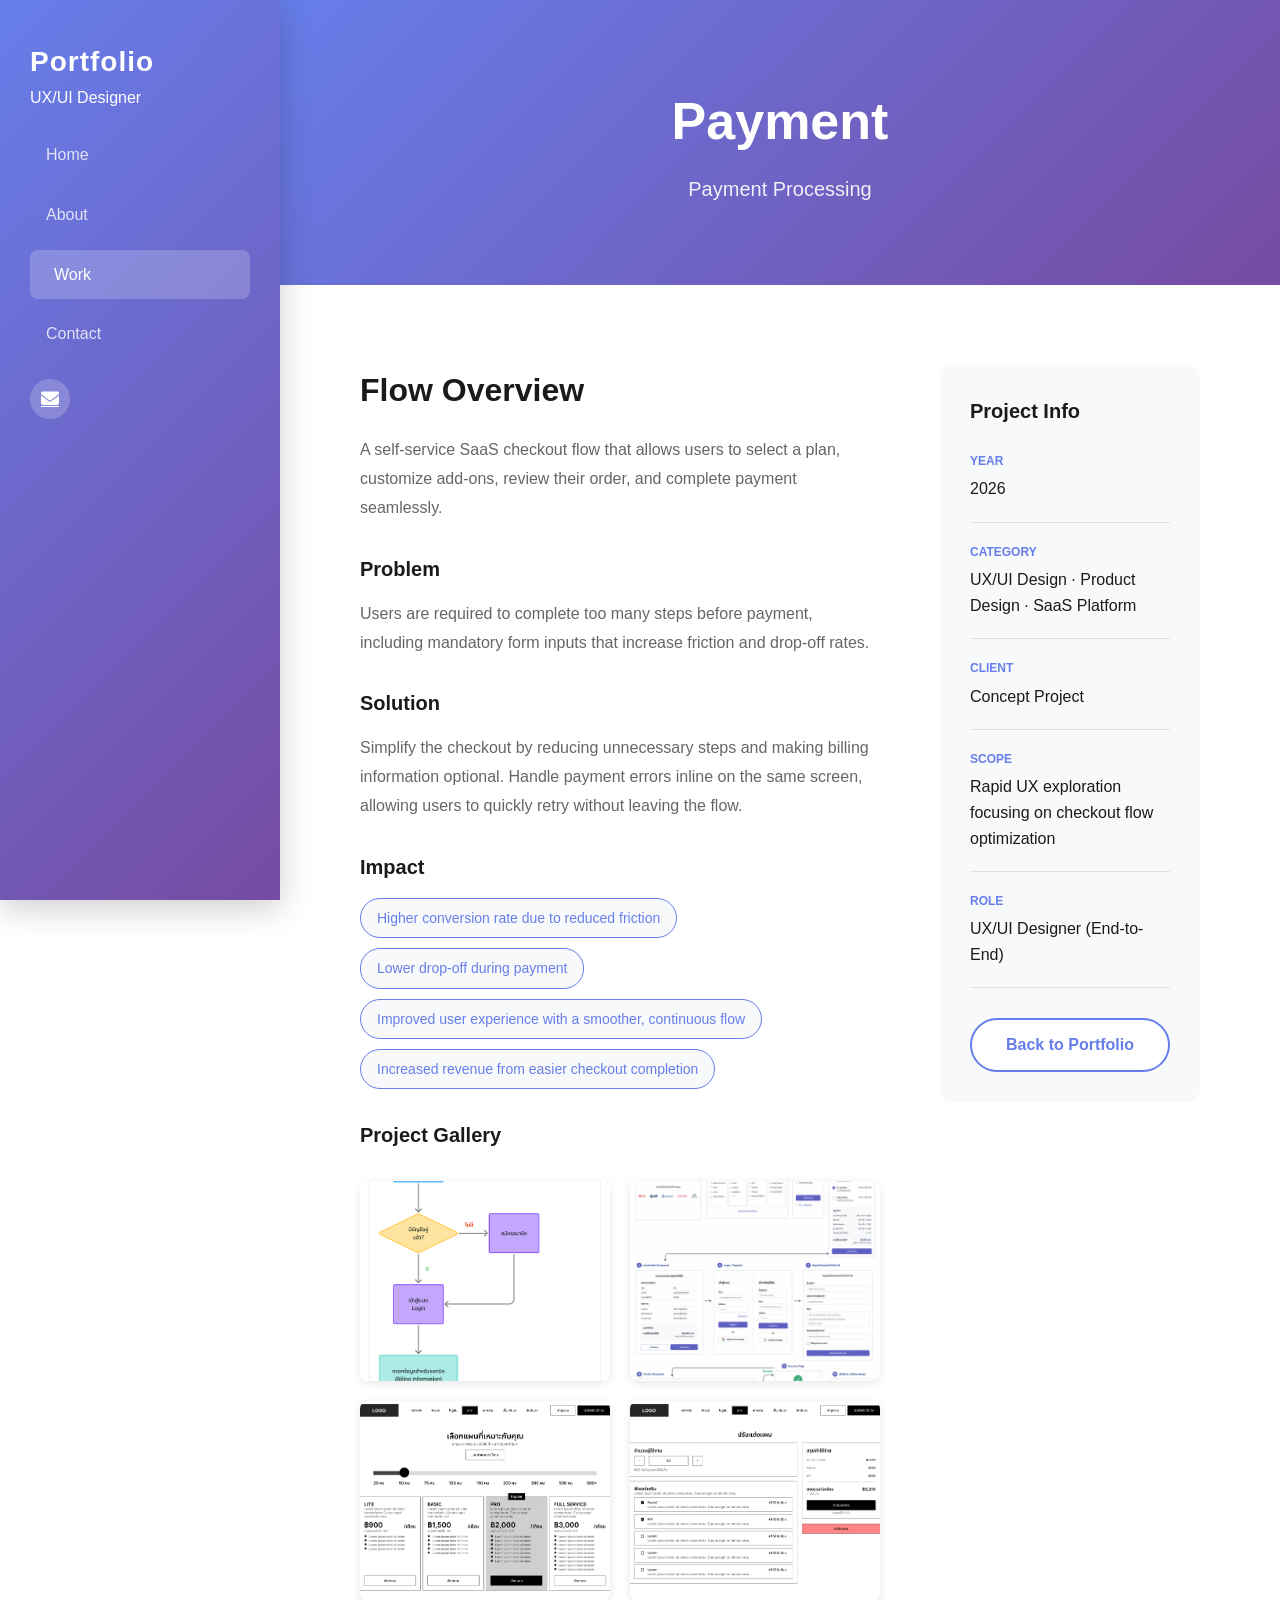
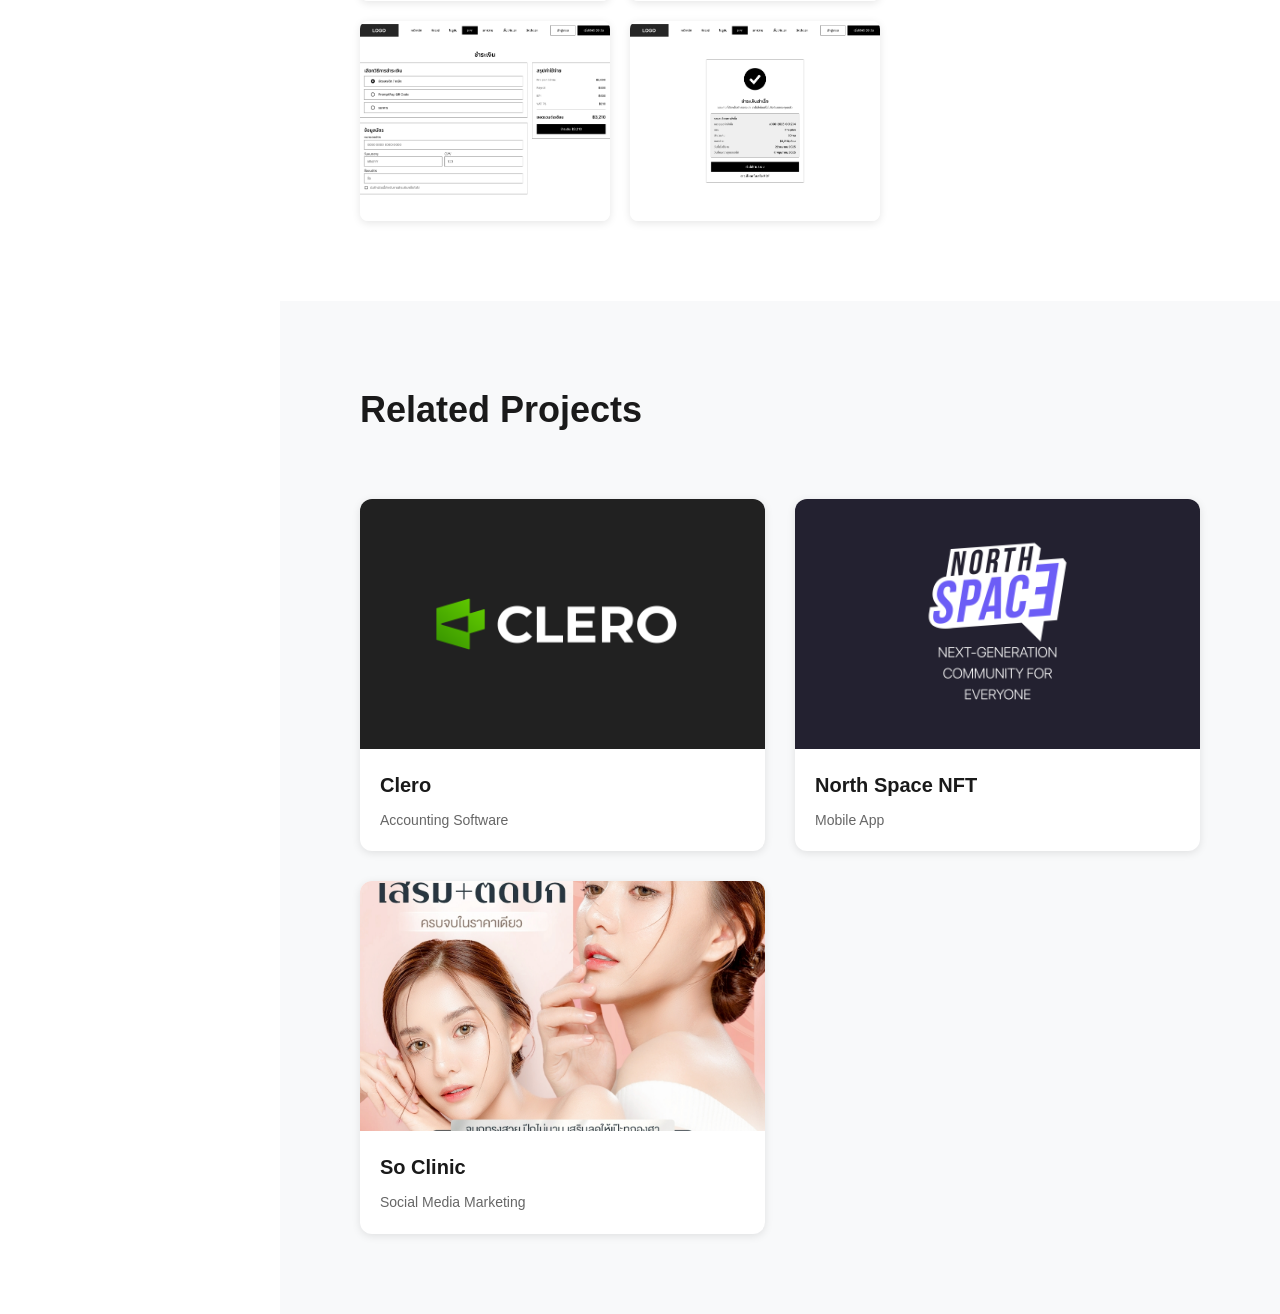
<file: Payment.html>
<!DOCTYPE html>
<html lang="en">
<head>
  <meta charset="UTF-8">
  <meta name="viewport" content="width=device-width, initial-scale=1.0">
  <meta name="description" content="UX/UI Designer Portfolio by Patipan Phosung">
  <title>Project Details - Portfolio</title>
  <link rel="stylesheet" href="style.css">
  <link rel="stylesheet" href="https://cdnjs.cloudflare.com/ajax/libs/font-awesome/6.4.0/css/all.min.css">

  <script>
function openModal(src) {
  const modal = document.getElementById("imageModal");
  const modalImg = document.getElementById("modalImg");

  modal.style.display = "flex";
  modalImg.src = src;
}

function closeModal() {
  document.getElementById("imageModal").style.display = "none";
}
</script>

</head>
<body>
  <!-- Sidebar -->
  <aside class="sidebar">
    <div class="sidebar-content">
      <div class="logo">
        <h1>Portfolio</h1>
        <p>UX/UI Designer</p>
      </div>
      
      <nav class="nav-menu">
        <a href="index.html#home" class="nav-link">Home</a>
        <a href="index.html#about" class="nav-link">About</a>
        <a href="index.html#work" class="nav-link active">Work</a>
        <a href="index.html#contact" class="nav-link">Contact</a>
      </nav>
      
      <div class="social-links">
        <a href="https://mail.google.com/mail/?view=cm&to=i.again306@gmail.com"
          target="_blank"
          rel="noopener noreferrer">
          <i class="fas fa-envelope"></i>
        </a>
      </div>
    </div>
  </aside>

  <!-- Main Content -->
  <main class="main-content">
    <!-- Project Hero -->
    <section class="project-hero" style="background: linear-gradient(135deg, #667eea 0%, #764ba2 100%);">
      <div class="container">
        <div class="project-hero-content">
          <h1>Payment</h1>
          <p>Payment Processing</p>
        </div>
      </div>
    </section>

    <!-- Project Details -->
    <section class="project-details">
      <div class="container">
        <div class="project-grid">
          <div class="project-main">
            <h2>Flow Overview</h2>
            <p>
              A self-service SaaS checkout flow that allows users to select a plan,
              customize add-ons, review their order, and complete payment seamlessly.
            </p>

            <h3>Problem</h3>
            <p>
              Users are required to complete too many steps before payment,
              including mandatory form inputs that increase friction and drop-off rates.
            </p>

            <h3>Solution</h3>
            <p>
              Simplify the checkout by reducing unnecessary steps and making billing information optional.
              Handle payment errors inline on the same screen, allowing users to quickly retry without leaving the flow.
            </p>

            <h3>Impact</h3>
            <div class="tech-stack">
              <span class="tech-badge">Higher conversion rate due to reduced friction</span>
              <span class="tech-badge">Lower drop-off during payment</span>
              <span class="tech-badge">Improved user experience with a smoother, continuous flow</span>
              <span class="tech-badge">Increased revenue from easier checkout completion</span>
            </div>

            <h3>Project Gallery</h3>
            <div class="gallery">
              <div class="gallery-item">
                <img src="images/Payment/FlowUX.png" onclick="openModal(this.src)" alt="Project 1">
              </div>

               <div class="gallery-item">
                <img src="images/Payment/Flow.png" onclick="openModal(this.src)" alt="Project 2">
              </div>

              <div class="gallery-item">
                <img src="images/Payment/Desktop-2.jpg" onclick="openModal(this.src)" alt="Project 3">
              </div>

              <div class="gallery-item">
                <img src="images/Payment/Desktop-3.jpg" onclick="openModal(this.src)" alt="Project 3">
              </div>

              <div class="gallery-item">
                <img src="images/Payment/Desktop-10.jpg" onclick="openModal(this.src)" alt="Project 3">
              </div>

              <div class="gallery-item">
                <img src="images/Payment/Desktop-12.jpg" onclick="openModal(this.src)" alt="Project 3">
              </div>
            </div>
          </div>
          
          <div id="imageModal" class="modal" onclick="closeModal()">
            <img id="modalImg">
          </div>

          <aside class="project-sidebar">
            <div class="project-info">
              <h3>Project Info</h3>
              
              <div class="info-item">
                <label>Year</label>
                <p>2026</p>
              </div>

              <div class="info-item">
                <label>Category</label>
                <p>UX/UI Design · Product Design · SaaS Platform</p>
              </div>

              <div class="info-item">
                <label>Client</label>
                <p>Concept Project</p>
              </div>

              <div class="info-item">
                <label>Scope</label>
                <p>Rapid UX exploration focusing on checkout flow optimization</p>
              </div>

              <div class="info-item">
                <label>Role</label>
                <p>UX/UI Designer (End-to-End)</p>
              </div>

              <div class="project-links">
                <a href="index.html" class="secondary-button">Back to Portfolio</a>
              </div>
            </div>
          </aside>
        </div>
      </div>
    </section>

    <!-- Related Projects -->
    <section class="related-projects">
      <div class="container">
        <h2>Related Projects</h2>
        <div class="work-grid">
          <div class="work-item">
            <div class="work-image">
              <img src="images/Clero/Cover.png" alt="Clero Project">
              <div class="work-overlay">
                <a href="Clero.html" class="view-link">View Project</a>
              </div>
            </div>
            <div class="work-info">
              <h3>Clero</h3>
              <p>Accounting Software</p>
            </div>
          </div>

          <div class="work-item">
            <div class="work-image">
              <img src="images/NorthSpaceNFT/Cover.png" alt="North Space NFT Project">
              <div class="work-overlay">
                <a href="NorthSpaceNFT.html" class="view-link">View Project</a>
              </div>
            </div>
            <div class="work-info">
              <h3>North Space NFT</h3>
              <p>Mobile App</p>
            </div>
          </div>

          <div class="work-item">
            <div class="work-image">
              <img src="images/SoClinic/LINE_NOTE_251011_18.jpg" alt="SoClinic Project">
              <div class="work-overlay">
                <a href="SoClinic.html" class="view-link">View Project</a>
              </div>
            </div>
            <div class="work-info">
              <h3>So Clinic</h3>
              <p>Social Media Marketing</p>
            </div>
          </div>
        </div>
      </div>
    </section>
  </main>

</body>
</html>
</file>
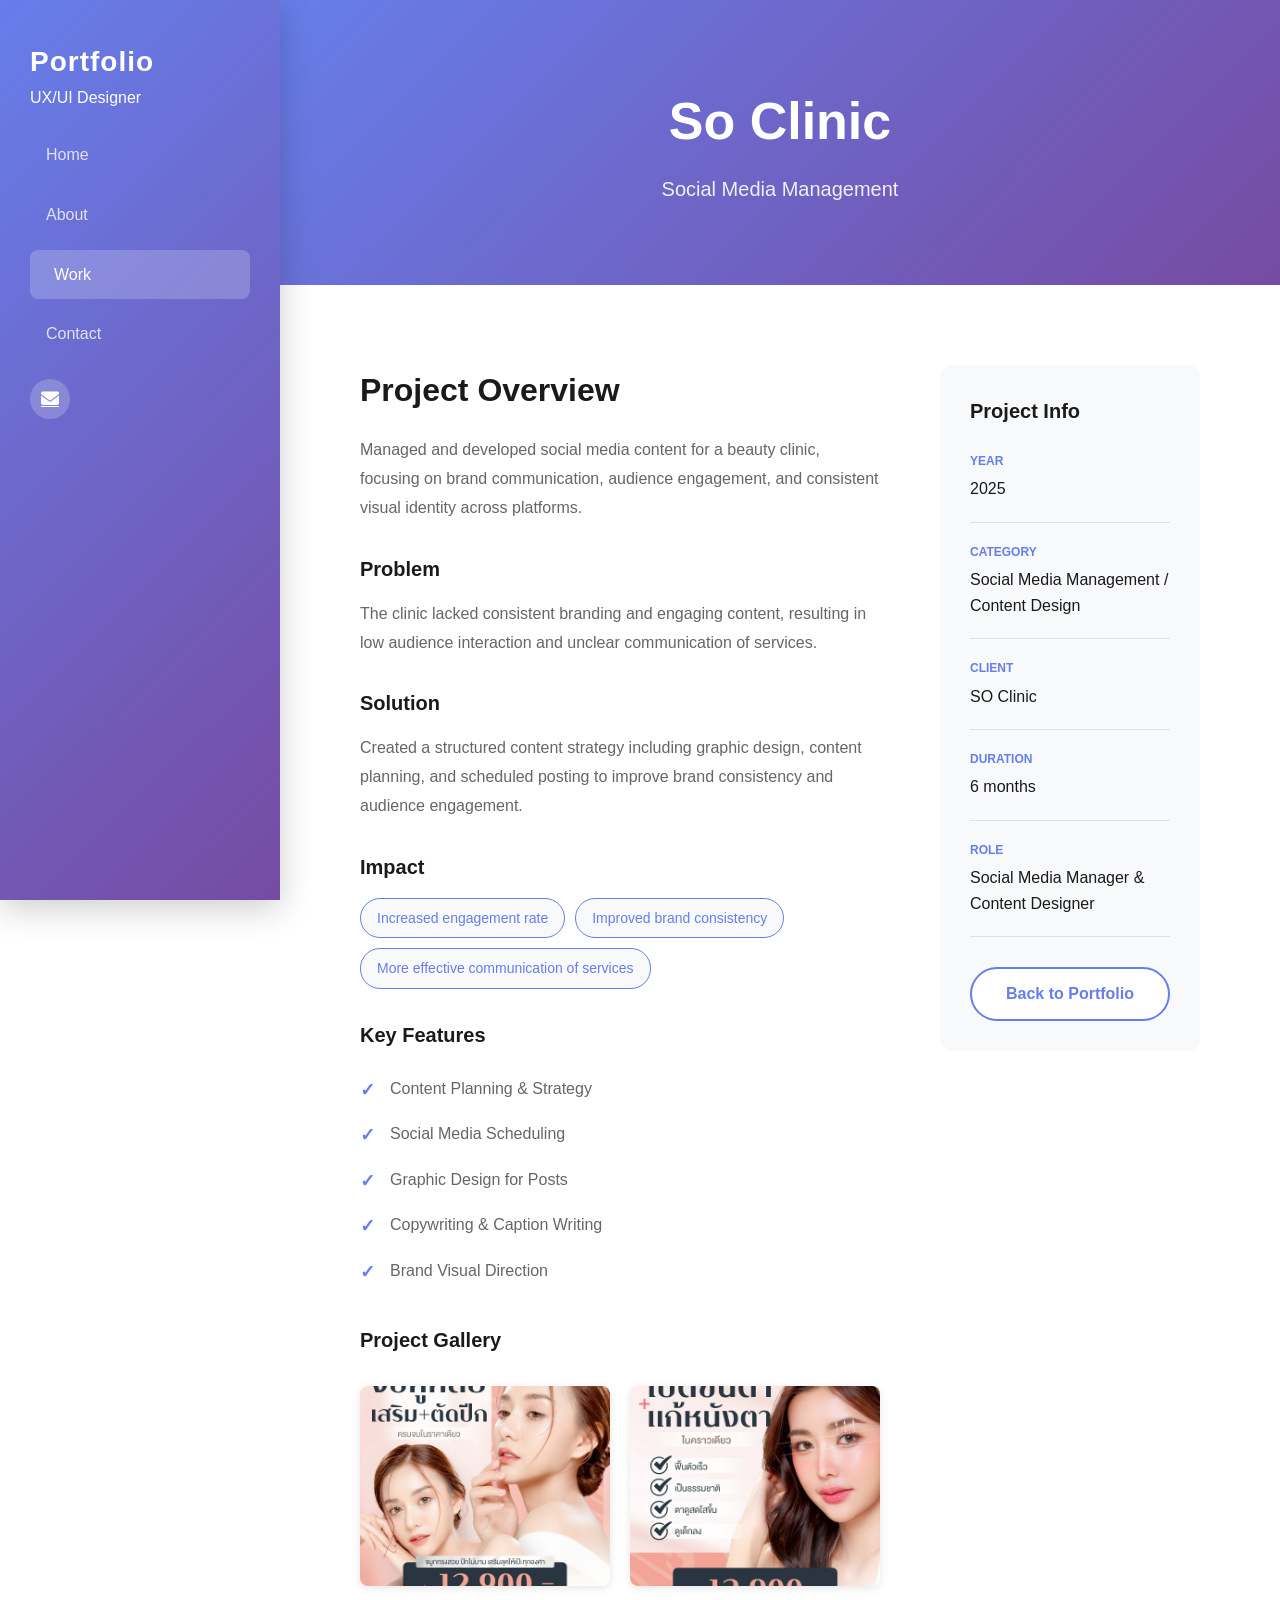
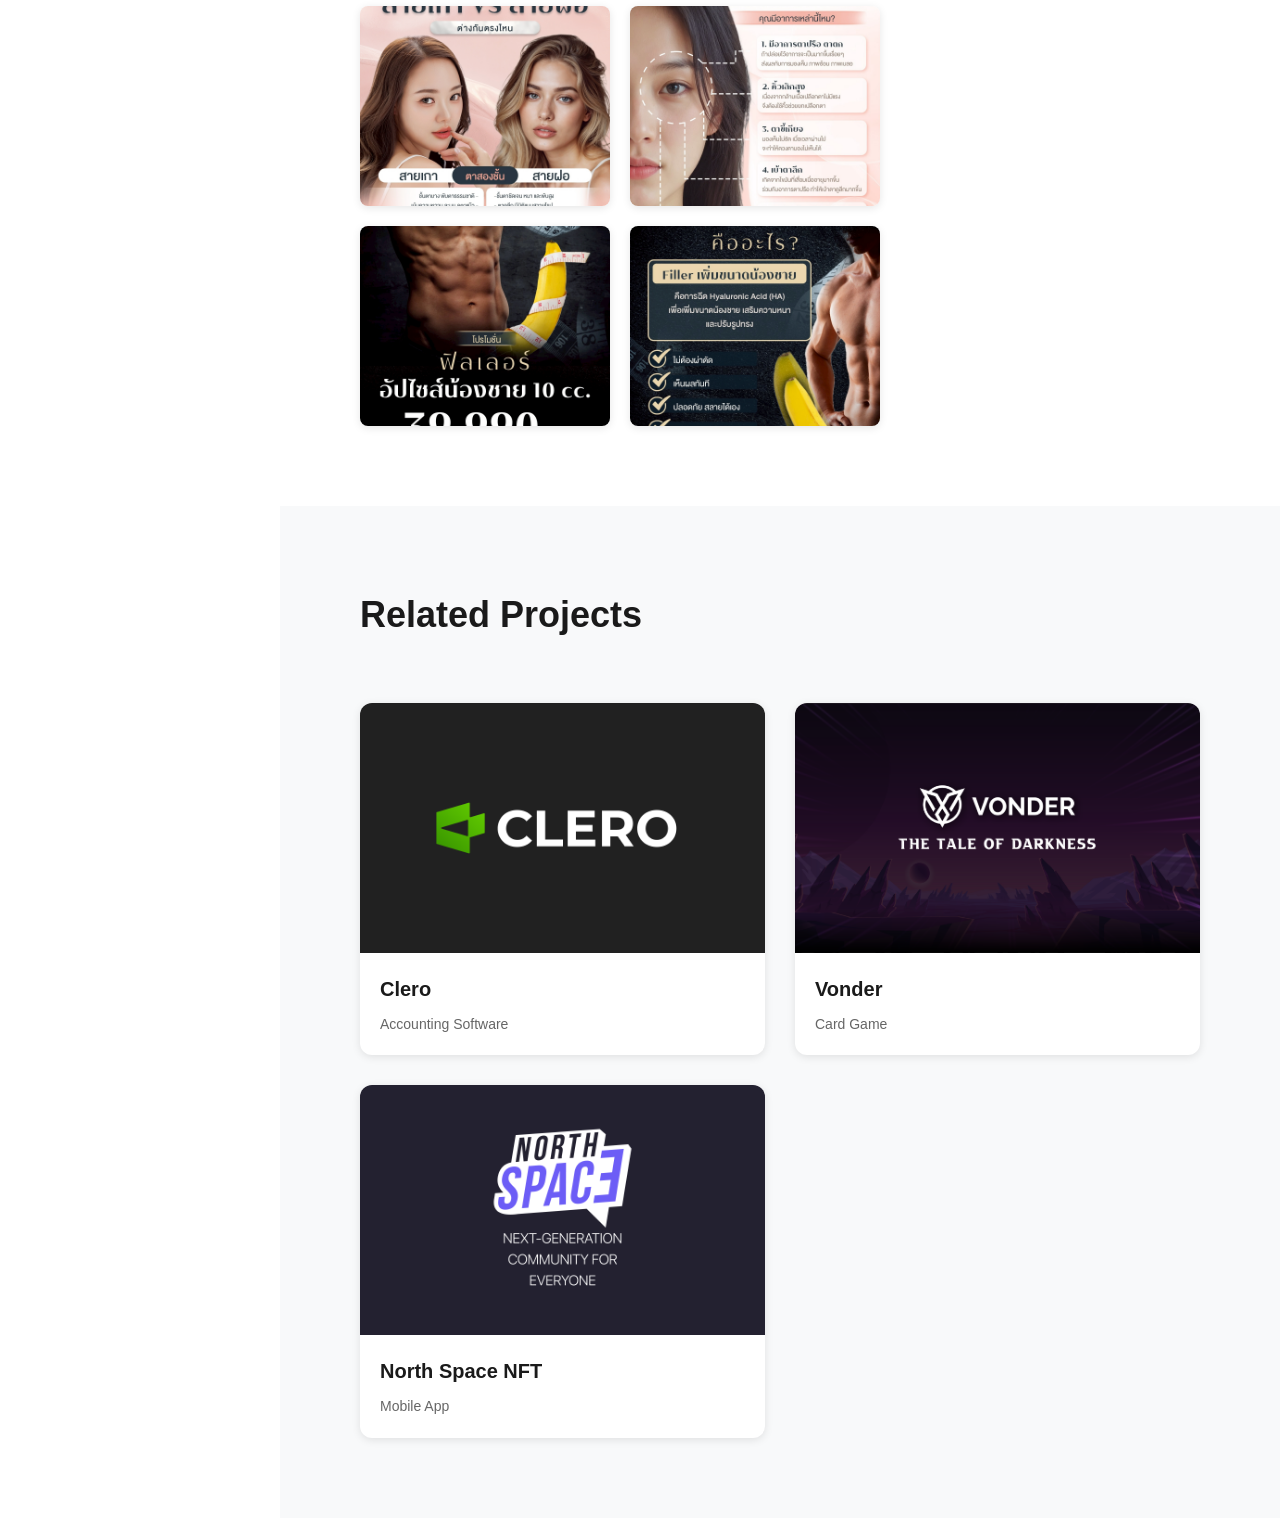
<file: SoClinic.html>
<!DOCTYPE html>
<html lang="en">
<head>
  <meta charset="UTF-8">
  <meta name="viewport" content="width=device-width, initial-scale=1.0">
  <meta name="description" content="UX/UI Designer Portfolio by Patipan Phosung">
  <title>Project Details - Portfolio</title>
  <link rel="stylesheet" href="style.css">
  <link rel="stylesheet" href="https://cdnjs.cloudflare.com/ajax/libs/font-awesome/6.4.0/css/all.min.css">

  <script>
function openModal(src) {
  const modal = document.getElementById("imageModal");
  const modalImg = document.getElementById("modalImg");

  modal.style.display = "flex";
  modalImg.src = src;
}

function closeModal() {
  document.getElementById("imageModal").style.display = "none";
}
</script>

</head>
<body>
  <!-- Sidebar -->
  <aside class="sidebar">
    <div class="sidebar-content">
      <div class="logo">
        <h1>Portfolio</h1>
        <p>UX/UI Designer</p>
      </div>
      
      <nav class="nav-menu">
        <a href="index.html#home" class="nav-link">Home</a>
        <a href="index.html#about" class="nav-link">About</a>
        <a href="index.html#work" class="nav-link active">Work</a>
        <a href="index.html#contact" class="nav-link">Contact</a>
      </nav>
      
      <div class="social-links">
        <a href="https://mail.google.com/mail/?view=cm&to=i.again306@gmail.com"
          target="_blank"
          rel="noopener noreferrer">
        <i class="fas fa-envelope"></i>
        </a>
      </div>
    </div>
  </aside>

  <!-- Main Content -->
  <main class="main-content">
    <!-- Project Hero -->
    <section class="project-hero" style="background: linear-gradient(135deg, #667eea 0%, #764ba2 100%);">
      <div class="container">
        <div class="project-hero-content">
          <h1>So Clinic</h1>
          <p>Social Media Management</p>
        </div>
      </div>
    </section>

    <!-- Project Details -->
    <section class="project-details">
      <div class="container">
        <div class="project-grid">
          <div class="project-main">
            <h2>Project Overview</h2>
            <p>
              Managed and developed social media content for a beauty clinic, focusing on brand communication,
              audience engagement, and consistent visual identity across platforms.
            </p>

            <h3>Problem</h3>
            <p>
              The clinic lacked consistent branding and engaging content,
              resulting in low audience interaction and unclear communication of services.
            </p>

            <h3>Solution</h3>
            <p>
              Created a structured content strategy including graphic design,
              content planning, and scheduled posting to improve brand consistency and audience engagement.
            </p>

            <h3>Impact</h3>
            <div class="tech-stack">
              <span class="tech-badge">Increased engagement rate</span>
              <span class="tech-badge">Improved brand consistency</span>
              <span class="tech-badge">More effective communication of services</span>
            </div>

            <h3>Key Features</h3>
            <ul class="features-list">
              <li>Content Planning & Strategy</li>
              <li>Social Media Scheduling</li>
              <li>Graphic Design for Posts</li>
              <li>Copywriting & Caption Writing</li>
              <li>Brand Visual Direction</li>
            </ul>

            <h3>Project Gallery</h3>
            <div class="gallery">
              <div class="gallery-item">
                <img src="images/SoClinic/LINE_NOTE_251011_18.jpg" onclick="openModal(this.src)" alt="Project 1">
              </div>

               <div class="gallery-item">
                <img src="images/SoClinic/LINE_NOTE_251011_17.jpg" onclick="openModal(this.src)" alt="Project 2">
              </div>

              <div class="gallery-item">
                <img src="images/SoClinic/LINE_NOTE_251011_12.jpg" onclick="openModal(this.src)" alt="Project 3">
              </div>

              <div class="gallery-item">
                <img src="images/SoClinic/LINE_NOTE_251011_10.jpg" onclick="openModal(this.src)" alt="Project 3">
              </div>

              <div class="gallery-item">
                <img src="images/SoClinic/LINE_NOTE_251011_5.jpg" onclick="openModal(this.src)" alt="Project 3">
              </div>

              <div class="gallery-item">
                <img src="images/SoClinic/LINE_NOTE_251011_1.jpg" onclick="openModal(this.src)" alt="Project 3">
              </div>
            </div>
          </div>
          
          <div id="imageModal" class="modal" onclick="closeModal()">
            <img id="modalImg">
          </div>

          <aside class="project-sidebar">
            <div class="project-info">
              <h3>Project Info</h3>
              
              <div class="info-item">
                <label>Year</label>
                <p>2025</p>
              </div>

              <div class="info-item">
                <label>Category</label>
                <p>Social Media Management / Content Design</p>
              </div>

              <div class="info-item">
                <label>Client</label>
                <p>SO Clinic</p>
              </div>

              <div class="info-item">
                <label>Duration</label>
                <p>6 months</p>
              </div>

              <div class="info-item">
                <label>Role</label>
                <p>Social Media Manager & Content Designer</p>
              </div>

              <div class="project-links">
                <a href="index.html" class="secondary-button">Back to Portfolio</a>
              </div>
            </div>
          </aside>
        </div>
      </div>
    </section>

    <!-- Related Projects -->
    <section class="related-projects">
      <div class="container">
        <h2>Related Projects</h2>
        <div class="work-grid">
          <div class="work-item">
            <div class="work-image">
              <img src="images/Clero/Cover.png" alt="Clero Project">
              <div class="work-overlay">
                <a href="Clero.html" class="view-link">View Project</a>
              </div>
            </div>
            <div class="work-info">
              <h3>Clero</h3>
              <p>Accounting Software</p>
            </div>
          </div>

          <div class="work-item">
            <div class="work-image">
              <img src="images/Vonder-Game/Cover.png" alt="Vonder Game Project">
              <div class="work-overlay">
                <a href="Vonder.html" class="view-link">View Project</a>
              </div>
            </div>
            <div class="work-info">
              <h3>Vonder</h3>
              <p>Card Game</p>
            </div>
          </div>

          <div class="work-item">
            <div class="work-image">
              <img src="images/NorthSpaceNFT/Cover.png" alt="North Space NFT Project">
              <div class="work-overlay">
                <a href="NorthSpaceNFT.html" class="view-link">View Project</a>
              </div>
            </div>
            <div class="work-info">
              <h3>North Space NFT</h3>
              <p>Mobile App</p>
            </div>
          </div>
        </div>
      </div>
    </section>
  </main>

</body>
</html>
</file>
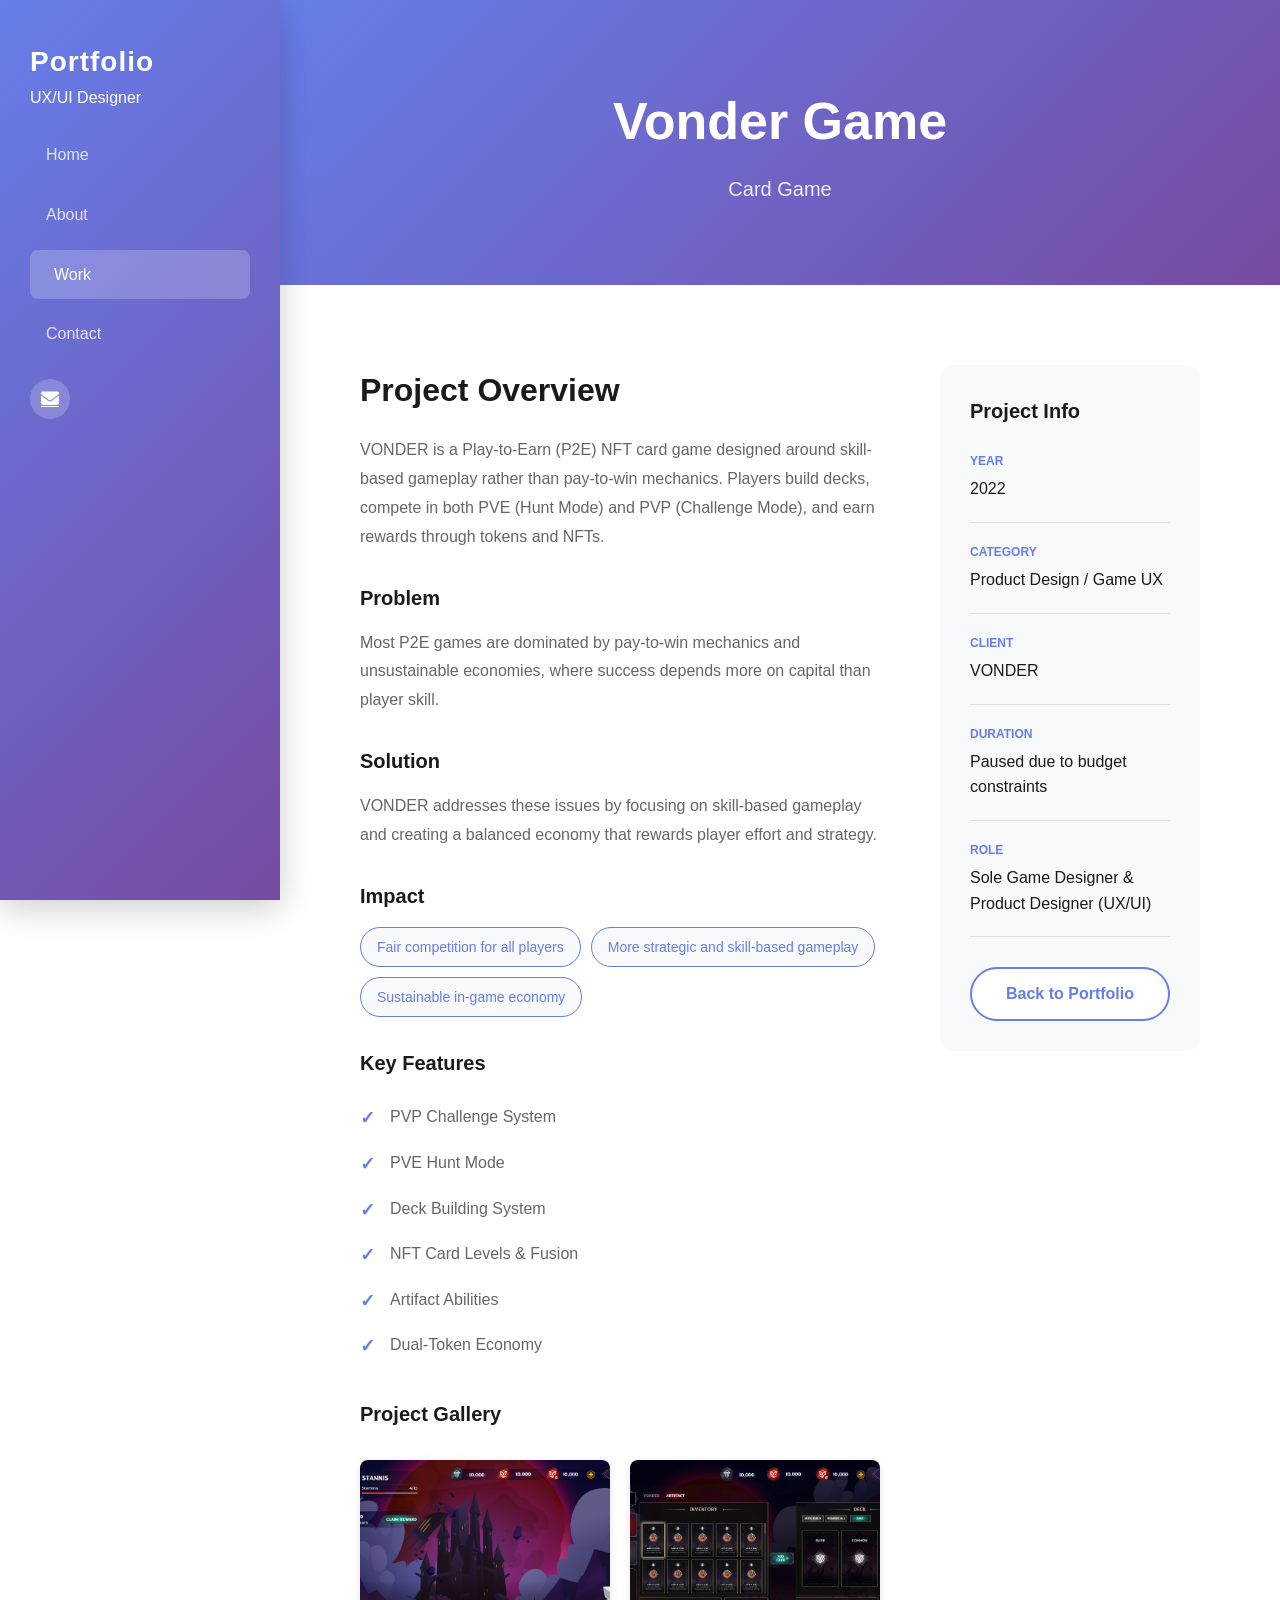
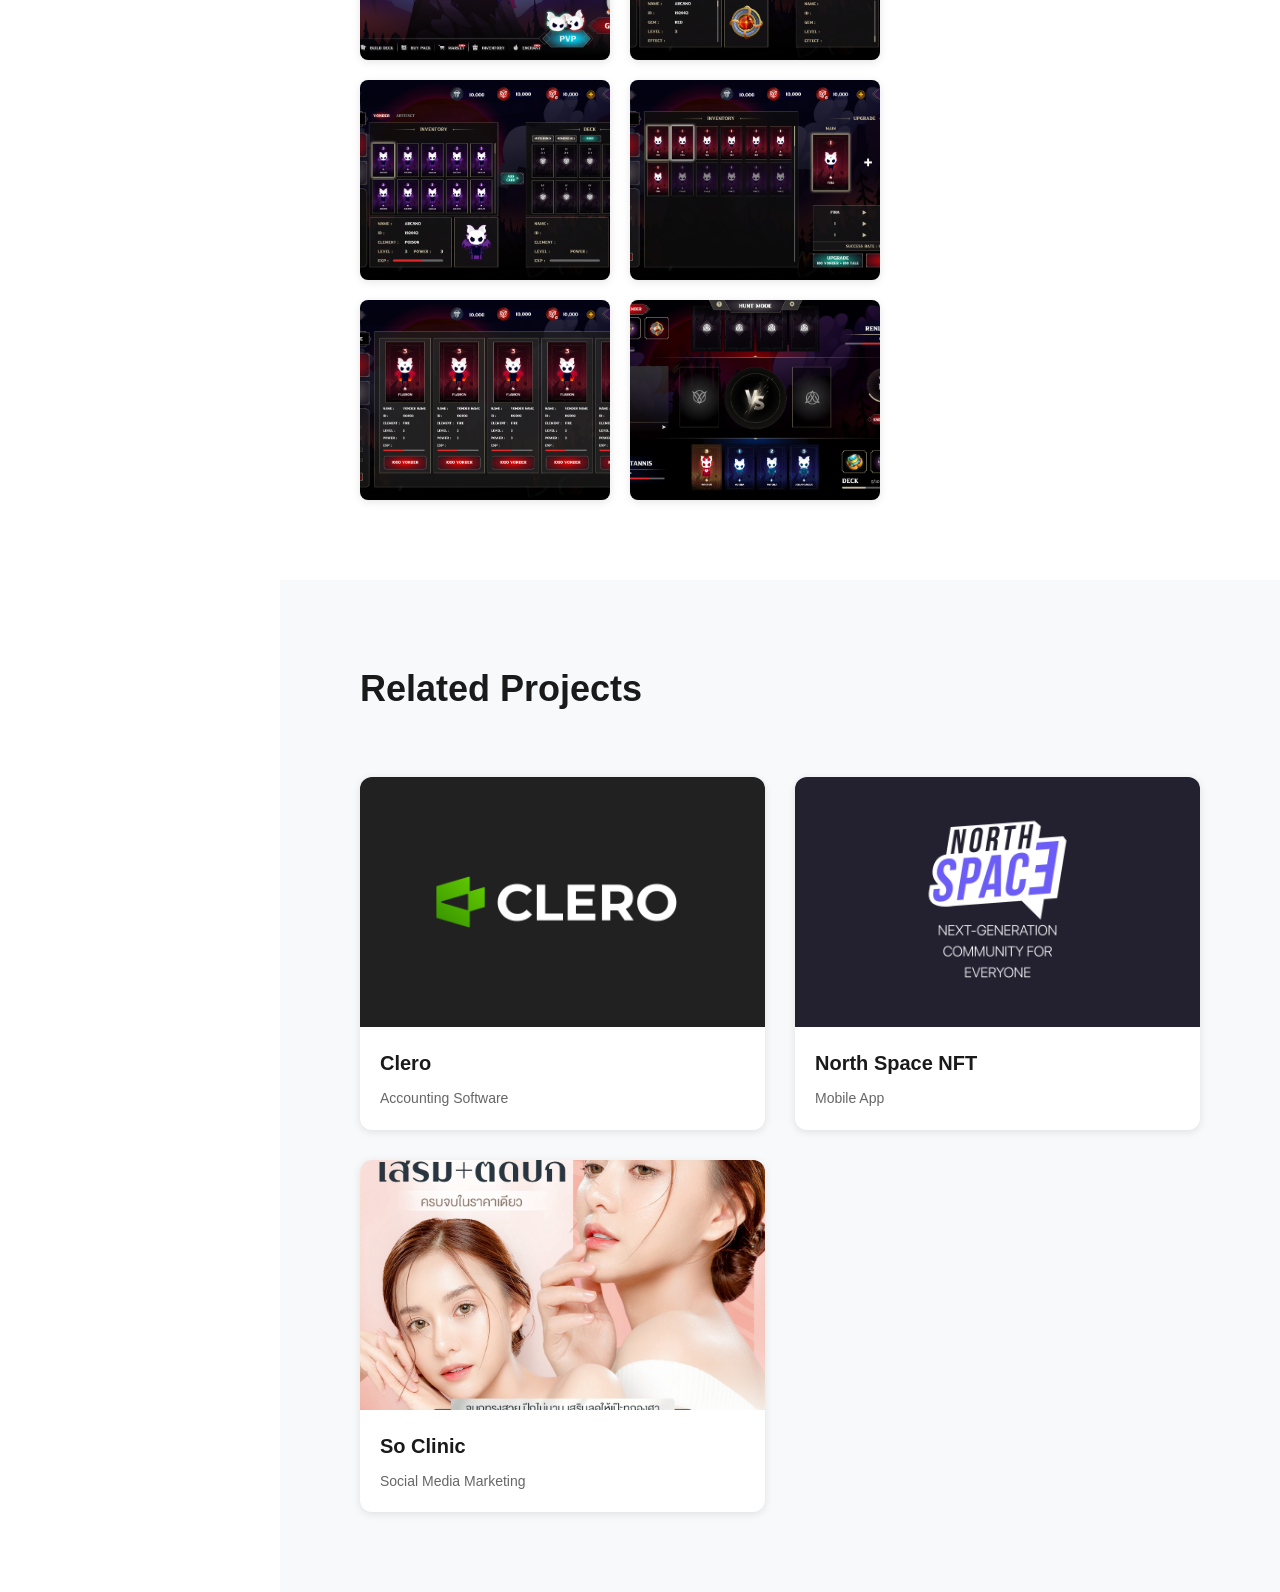
<file: Vonder.html>
<!DOCTYPE html>
<html lang="en">
<head>
  <meta charset="UTF-8">
  <meta name="viewport" content="width=device-width, initial-scale=1.0">
  <meta name="description" content="UX/UI Designer Portfolio by Patipan Phosung">
  <title>Project Details - Portfolio</title>
  <link rel="stylesheet" href="style.css">
  <link rel="stylesheet" href="https://cdnjs.cloudflare.com/ajax/libs/font-awesome/6.4.0/css/all.min.css">

  <script>
function openModal(src) {
  const modal = document.getElementById("imageModal");
  const modalImg = document.getElementById("modalImg");

  modal.style.display = "flex";
  modalImg.src = src;
}

function closeModal() {
  document.getElementById("imageModal").style.display = "none";
}
</script>

</head>
<body>
  <!-- Sidebar -->
  <aside class="sidebar">
    <div class="sidebar-content">
      <div class="logo">
        <h1>Portfolio</h1>
        <p>UX/UI Designer</p>
      </div>
      
      <nav class="nav-menu">
        <a href="index.html#home" class="nav-link">Home</a>
        <a href="index.html#about" class="nav-link">About</a>
        <a href="index.html#work" class="nav-link active">Work</a>
        <a href="index.html#contact" class="nav-link">Contact</a>
      </nav>
      
      <div class="social-links">
        <a href="https://mail.google.com/mail/?view=cm&to=i.again306@gmail.com"
          target="_blank"
          rel="noopener noreferrer">
          <i class="fas fa-envelope"></i>
        </a>
      </div>
    </div>
  </aside>

  <!-- Main Content -->
  <main class="main-content">
    <!-- Project Hero -->
    <section class="project-hero" style="background: linear-gradient(135deg, #667eea 0%, #764ba2 100%);">
      <div class="container">
        <div class="project-hero-content">
          <h1>Vonder Game</h1>
          <p>Card Game</p>
        </div>
      </div>
    </section>

    <!-- Project Details -->
    <section class="project-details">
      <div class="container">
        <div class="project-grid">
          <div class="project-main">
            <h2>Project Overview</h2>
            <p>
              VONDER is a Play-to-Earn (P2E) NFT card game designed around skill-based
              gameplay rather than pay-to-win mechanics. Players build decks,
              compete in both PVE (Hunt Mode) and PVP (Challenge Mode), and earn rewards through tokens and NFTs.
            </p>

            <h3>Problem</h3>
            <p>
              Most P2E games are dominated by pay-to-win mechanics and unsustainable economies,
              where success depends more on capital than player skill.
            </p>

            <h3>Solution</h3>
            <p>
              VONDER addresses these issues by focusing on skill-based gameplay
              and creating a balanced economy that rewards player effort and strategy.
            </p>

            <h3>Impact</h3>
            <div class="tech-stack">
              <span class="tech-badge">Fair competition for all players</span>
              <span class="tech-badge">More strategic and skill-based gameplay</span>
              <span class="tech-badge">Sustainable in-game economy</span>
            </div>

            <h3>Key Features</h3>
            <ul class="features-list">
              <li>PVP Challenge System</li>
              <li>PVE Hunt Mode</li>
              <li>Deck Building System</li>
              <li>NFT Card Levels & Fusion</li>
              <li>Artifact Abilities</li>
              <li>Dual-Token Economy</li>
            </ul>

            <h3>Project Gallery</h3>
            <div class="gallery">
              <div class="gallery-item">
                <img src="images/Vonder-Game/Main-page.png" onclick="openModal(this.src)" alt="Project 1">
              </div>

               <div class="gallery-item">
                <img src="images/Vonder-Game/Buid-Deck-2.png" onclick="openModal(this.src)" alt="Project 2">
              </div>

              <div class="gallery-item">
                <img src="images/Vonder-Game/Buid-Deck-1.png" onclick="openModal(this.src)" alt="Project 3">
              </div>

              <div class="gallery-item">
                <img src="images/Vonder-Game/upgrade-1.png" onclick="openModal(this.src)" alt="Project 3">
              </div>

              <div class="gallery-item">
                <img src="images/Vonder-Game/marketplace.png" onclick="openModal(this.src)" alt="Project 3">
              </div>

              <div class="gallery-item">
                <img src="images/Vonder-Game/hunt-mode-1.png" onclick="openModal(this.src)" alt="Project 3">
              </div>
            </div>
          </div>
          
          <div id="imageModal" class="modal" onclick="closeModal()">
            <img id="modalImg">
          </div>

          <aside class="project-sidebar">
            <div class="project-info">
              <h3>Project Info</h3>
              
              <div class="info-item">
                <label>Year</label>
                <p>2022</p>
              </div>

              <div class="info-item">
                <label>Category</label>
                <p>Product Design / Game UX</p>
              </div>

              <div class="info-item">
                <label>Client</label>
                <p>VONDER</p>
              </div>

              <div class="info-item">
                <label>Duration</label>
                <p>Paused due to budget constraints</p>
              </div>

              <div class="info-item">
                <label>Role</label>
                <p>Sole Game Designer & Product Designer (UX/UI)</p>
              </div>

              <div class="project-links">
                <a href="index.html" class="secondary-button">Back to Portfolio</a>
              </div>
            </div>
          </aside>
        </div>
      </div>
    </section>

    <!-- Related Projects -->
    <section class="related-projects">
      <div class="container">
        <h2>Related Projects</h2>
        <div class="work-grid">
          <div class="work-item">
            <div class="work-image">
              <img src="images/Clero/Cover.png" alt="Clero Project">
              <div class="work-overlay">
                <a href="Clero.html" class="view-link">View Project</a>
              </div>
            </div>
            <div class="work-info">
              <h3>Clero</h3>
              <p>Accounting Software</p>
            </div>
          </div>

          <div class="work-item">
            <div class="work-image">
              <img src="images/NorthSpaceNFT/Cover.png" alt="North Space NFT Project">
              <div class="work-overlay">
                <a href="NorthSpaceNFT.html" class="view-link">View Project</a>
              </div>
            </div>
            <div class="work-info">
              <h3>North Space NFT</h3>
              <p>Mobile App</p>
            </div>
          </div>

          <div class="work-item">
            <div class="work-image">
              <img src="images/SoClinic/LINE_NOTE_251011_18.jpg" alt="SoClinic Project">
              <div class="work-overlay">
                <a href="SoClinic.html" class="view-link">View Project</a>
              </div>
            </div>
            <div class="work-info">
              <h3>So Clinic</h3>
              <p>Social Media Marketing</p>
            </div>
          </div>
        </div>
      </div>
    </section>
  </main>

</body>
</html>
</file>
<file: style.css>
/* ==================== Variables ==================== */
:root {
  --primary-color: #667eea;
  --secondary-color: #764ba2;
  --text-dark: #1a1a1a;
  --text-light: #666;
  --bg-light: #f8f9fa;
  --bg-white: #ffffff;
  --border-color: #e0e0e0;
  --transition: all 0.3s ease;
  --shadow-sm: 0 2px 8px rgba(0, 0, 0, 0.1);
  --shadow-md: 0 4px 16px rgba(0, 0, 0, 0.15);
  --shadow-lg: 0 8px 32px rgba(0, 0, 0, 0.2);
}

/* ==================== Reset & Base Styles ==================== */
* {
  margin: 0;
  padding: 0;
  box-sizing: border-box;
}

html {
  scroll-behavior: smooth;
}

body {
  font-family: 'Segoe UI', Tahoma, Geneva, Verdana, sans-serif;
  color: var(--text-dark);
  background: var(--bg-white);
  line-height: 1.6;
  overflow-x: hidden;
}

/* ==================== Sidebar ==================== */
.sidebar {
  position: fixed;
  left: 0;
  top: 0;
  width: 280px;
  height: 100vh;
  background: linear-gradient(135deg, var(--primary-color) 0%, var(--secondary-color) 100%);
  color: white;
  padding: 40px 30px;
  display: flex;
  flex-direction: column;
  justify-content: space-between;
  box-shadow: var(--shadow-lg);
  z-index: 1000;
  overflow-y: auto;
}

.sidebar-content {
  display: flex;
  flex-direction: column;
  gap: 20px;
}

.logo h1 {
  font-size: 28px;
  font-weight: 700;
  letter-spacing: 1px;
}

.nav-menu {
  display: flex;
  flex-direction: column;
  gap: 10px;
}

.nav-link {
  color: rgba(255, 255, 255, 0.8);
  text-decoration: none;
  font-size: 16px;
  font-weight: 500;
  padding: 12px 16px;
  border-radius: 8px;
  transition: var(--transition);
  position: relative;
}

.nav-link:hover,
.nav-link.active {
  color: white;
  background: rgba(255, 255, 255, 0.2);
  padding-left: 24px;
}

.social-links {
  display: flex;
  gap: 16px;
}

.social-links a {
  width: 40px;
  height: 40px;
  border-radius: 50%;
  background: rgba(255, 255, 255, 0.2);
  color: white;
  display: flex;
  align-items: center;
  justify-content: center;
  font-size: 18px;
  transition: var(--transition);
  border: 2px solid transparent;
}

.social-links a:hover {
  background: white;
  color: var(--secondary-color);
  transform: translateY(-3px);
}

/* ==================== Main Content ==================== */
.main-content {
  margin-left: 280px;
  min-height: 100vh;
}

.container {
  max-width: 1000px;
  margin: 0 auto;
  padding: 0 40px;
}

/* ==================== Hero Section ==================== */
.hero {
  padding: 120px 40px;
  background: linear-gradient(135deg, var(--bg-light) 0%, white 100%);
  min-height: 100vh;
  display: flex;
  align-items: center;
  justify-content: center;
  text-align: center;
}

.hero-content {
  text-align: center;
}

.hero-title {
  font-size: 64px;
  font-weight: 700;
  margin-bottom: 20px;
  padding-bottom: 5px;
  line-height: 1.35;
  background: linear-gradient(135deg, var(--primary-color), var(--secondary-color));
  -webkit-background-clip: text;
  -webkit-text-fill-color: transparent;
  -webkit-font-smoothing: antialiased;
  text-rendering: optimizeLegibility;
  background-clip: text;
}

.hero-subtitle {
  font-size: 24px;
  color: var(--text-light);
  margin-bottom: 40px;
  font-weight: 300;
}

.profile-pic {
  width: 100%;
  max-width: 320px;
  border-radius: 12px;
  box-shadow: 0 20px 40px rgba(80, 63, 143, 0.2);
  object-fit: cover;
  margin-bottom: 20px;
}

/* ==================== Buttons ==================== */
.cta-button {
  display: inline-block;
  padding: 14px 40px;
  background: linear-gradient(135deg, var(--primary-color), var(--secondary-color));
  color: white;
  text-decoration: none;
  border-radius: 50px;
  font-weight: 600;
  transition: var(--transition);
  box-shadow: var(--shadow-md);
  border: none;
  cursor: pointer;
  font-size: 16px;
}

.cta-button:hover {
  transform: translateY(-2px);
  box-shadow: var(--shadow-lg);
}

/* ==================== Secondary Buttons ==================== */

.sec-button.outline {
  background: transparent;
  padding: 14px 40px;
  color: var(--primary-color);
  border: 2px solid var(--primary-color);
  border-radius: 50px;
  font-weight: 600;
  box-shadow: none;
}

/* hover */
.sec-button.outline:hover {
  background: var(--primary-color);
  color: #fff;
  transform: translateY(-2px);
  box-shadow: var(--shadow-md);
}
/* ==================== About Section ==================== */
.about {
  padding: 100px 40px;
  background: white;
}

.about h2 {
  font-size: 48px;
  margin-bottom: 60px;
  position: relative;
  display: inline-block;
}

.about h2::after {
  content: '';
  position: absolute;
  bottom: -10px;
  left: 0;
  width: 80px;
  height: 4px;
  background: linear-gradient(90deg, var(--primary-color), var(--secondary-color));
  border-radius: 2px;
}

.about-content {
  display: grid;
  grid-template-columns: 1fr 1fr;
  gap: 60px;
  align-items: start;
}

.about-text p {
  font-size: 16px;
  color: var(--text-light);
  margin-bottom: 20px;
  line-height: 1.8;
}

.skills h3 {
  font-size: 20px;
  margin-bottom: 20px;
  color: var(--text-dark);
}

.skills-grid {
  display: grid;
  grid-template-columns: 1fr 1fr;
  gap: 12px;
  text-align: center;
}

.skill-tag {
  background: var(--bg-light);
  padding: 10px 16px;
  border-radius: 20px;
  font-size: 14px;
  font-weight: 500;
  color: var(--primary-color);
  border: 2px solid var(--primary-color);
  transition: var(--transition);
  display: flex;
  align-items: center;
  justify-content: center;
}

.skill-tag:hover {
  background: var(--primary-color);
  color: white;
}

/* ===== Experience Section ===== */

.experience {
  padding: 100px 40px;
  background: #fff;
}

/* Title (เหมือน About Me) */
.experience h2 {
  font-size: 48px;
  margin-bottom: 60px;
  position: relative;
  display: inline-block;
  letter-spacing: -0.5px;
}

.experience h2::after {
  content: '';
  position: absolute;
  bottom: -10px;
  left: 0;
  width: 80px;
  height: 4px;
  border-radius: 2px;
  background: linear-gradient(
    90deg,
    var(--primary-color),
    var(--secondary-color)
  );
}

/* Layout */
.exp-list {
  max-width: 800px;
}

/* Item */
.exp-item {
  margin-bottom: 40px;
}

/* 🔥 FIX: ใช้ GRID แทน flex */
.exp-header {
  display: grid;
  grid-template-columns: 1fr auto;
  align-items: baseline;
  gap: 10px;
  margin-bottom: 10px;
}

.exp-header h3 {
  font-size: 20px;
  margin: 0;
}

/* Company */
.company {
  font-style: italic;
  color: #555;
  margin-top: 2px;
}

/* Year */
.year {
  font-size: 14px;
  color: #888;
  white-space: nowrap;
}

/* List */
.exp-item ul {
  padding-left: 20px;
  margin: 0;
}

.exp-item li {
  margin-bottom: 6px;
  color: #444;
  line-height: 1.6;
}

/* ===== Responsive ===== */
@media (max-width: 600px) {
  .experience {
    padding: 80px 20px;
  }

  .experience h2 {
    font-size: 36px;
  }

  .exp-header {
    grid-template-columns: 1fr;
  }

  .year {
    margin-top: 4px;
  }
}
/* ==================== Work Section ==================== */
.work {
  padding: 100px 40px;
  background: var(--bg-light);
}

.work h2 {
  font-size: 48px;
  margin-bottom: 60px;
  position: relative;
  display: inline-block;
}

.work h2::after {
  content: '';
  position: absolute;
  bottom: -10px;
  left: 0;
  width: 80px;
  height: 4px;
  background: linear-gradient(90deg, var(--primary-color), var(--secondary-color));
  border-radius: 2px;
}

.work-grid {
  display: grid;
  grid-template-columns: repeat(auto-fit, minmax(300px, 1fr));
  gap: 30px;
  margin-top: 60px;
}

.work-item {
  background: white;
  border-radius: 12px;
  overflow: hidden;
  box-shadow: var(--shadow-sm);
  transition: var(--transition);
  cursor: pointer;
}

.work-item:hover {
  transform: translateY(-8px);
  box-shadow: var(--shadow-lg);
}

.work-image {
  width: 100%;
  height: 250px;
  position: relative;
  overflow: hidden;
  display: flex;
  align-items: center;
  justify-content: center;
}

.work-image img {
  width: 100%;
  height: 100%;
  object-fit: cover;
  display: block;
}

.work-overlay {
  position: absolute;
  top: 0;
  left: 0;
  right: 0;
  bottom: 0;
  background: rgba(0, 0, 0, 0.5);
  display: flex;
  align-items: center;
  justify-content: center;
  opacity: 0;
  transition: var(--transition);
}

.work-item:hover .work-overlay {
  opacity: 1;
}

.view-link {
  color: white;
  text-decoration: none;
  padding: 12px 30px;
  border: 2px solid white;
  border-radius: 25px;
  font-weight: 600;
  transition: var(--transition);
}

.view-link:hover {
  background: white;
  color: var(--secondary-color);
}

.work-info {
  padding: 20px;
}

.work-info h3 {
  font-size: 20px;
  margin-bottom: 8px;
  color: var(--text-dark);
}

.work-info p {
  color: var(--text-light);
  font-size: 14px;
}

.work .more-work {
  text-align: center;
  margin-top: 40px;
}

/* ==================== Contact Section ==================== */
.contact {
  padding: 100px 40px;
  background: white;
  text-align: center;
}

.contact h2 {
  font-size: 48px;
  margin-bottom: 20px;
  background: linear-gradient(135deg, var(--primary-color), var(--secondary-color));
  -webkit-background-clip: text;
  -webkit-text-fill-color: transparent;
  background-clip: text;
}

.contact-subtitle {
  font-size: 18px;
  color: var(--text-light);
  margin-bottom: 40px;
  max-width: 600px;
  margin-left: auto;
  margin-right: auto;
}

/* ==================== Footer ==================== */
.footer {
  background: var(--text-dark);
  color: white;
  text-align: center;
  padding: 30px 40px;
  margin-left: 280px;
  font-size: 14px;
}

/* ==================== Project Details Page ==================== */
.project-hero {
  padding: 80px 40px;
  color: white;
  text-align: center;
}

.project-hero-content h1 {
  font-size: 52px;
  font-weight: 700;
  margin-bottom: 10px;
}

.project-hero-content p {
  font-size: 20px;
  opacity: 0.9;
}

.project-details {
  padding: 80px 40px;
  background: white;
}

.project-grid {
  display: grid;
  grid-template-columns: 2fr 1fr;
  gap: 60px;
}

.project-main h2 {
  font-size: 32px;
  margin-bottom: 20px;
  color: var(--text-dark);
}

.project-main p {
  font-size: 16px;
  color: var(--text-light);
  line-height: 1.8;
  margin-bottom: 30px;
}

.project-main h3 {
  font-size: 20px;
  margin-top: 30px;
  margin-bottom: 15px;
  color: var(--text-dark);
}

.features-list {
  list-style: none;
  margin-bottom: 30px;
}

.features-list li {
  padding: 10px 0;
  padding-left: 30px;
  position: relative;
  color: var(--text-light);
}

.features-list li::before {
  content: '✓';
  position: absolute;
  left: 0;
  color: var(--primary-color);
  font-weight: bold;
  font-size: 18px;
}

.tech-stack {
  display: flex;
  flex-wrap: wrap;
  gap: 10px;
  margin-bottom: 30px;
}

.tech-badge {
  background: var(--bg-light);
  padding: 8px 16px;
  border-radius: 20px;
  font-size: 14px;
  color: var(--primary-color);
  border: 1px solid var(--primary-color);
}

.gallery {
  display: grid;
  grid-template-columns: repeat(auto-fit, minmax(200px, 1fr));
  gap: 20px;
  margin-top: 30px;
}

.gallery-item {
  height: 200px;
  border-radius: 8px;
  box-shadow: var(--shadow-sm);
  overflow: hidden;
}

.gallery-item img {
  width: 100%;
  height: 100%;
  object-fit: cover;
  display: block;
}

.modal {
  display: none;
  position: fixed;
  top: 0;
  left: 0;
  width: 100%;
  height: 100%;
  background: rgba(148, 148, 148, 0.9);
  justify-content: center;
  align-items: center;
  z-index: 999;
}

.modal img {
  max-width: 75%;
  max-height: 75%;
  border-radius: 12px;
}

.project-info {
  background: var(--bg-light);
  padding: 30px;
  border-radius: 12px;
  height: fit-content;
  position: sticky;
  top: 20px;
}

.project-info h3 {
  font-size: 20px;
  margin-bottom: 25px;
  color: var(--text-dark);
}

.info-item {
  margin-bottom: 20px;
  padding-bottom: 20px;
  border-bottom: 1px solid var(--border-color);
}

.info-item label {
  font-size: 12px;
  font-weight: 600;
  color: var(--primary-color);
  text-transform: uppercase;
  display: block;
  margin-bottom: 5px;
}

.info-item p {
  font-size: 16px;
  color: var(--text-dark);
}

.project-links {
  display: flex;
  flex-direction: column;
  gap: 12px;
  margin-top: 30px;
}

.secondary-button {
  display: inline-block;
  padding: 12px 24px;
  background: white;
  color: var(--primary-color);
  text-decoration: none;
  border: 2px solid var(--primary-color);
  border-radius: 50px;
  font-weight: 600;
  transition: var(--transition);
  text-align: center;
}

.secondary-button:hover {
  background: var(--primary-color);
  color: white;
}

.related-projects {
  padding: 80px 40px;
  background: var(--bg-light);
}

.related-projects h2 {
  font-size: 36px;
  margin-bottom: 50px;
  color: var(--text-dark);
}

/* ==================== Responsive Design ==================== */
@media (max-width: 768px) {
  .sidebar {
    width: 100%;
    height: auto;
    position: relative;
    padding: 20px;
    flex-direction: row;
    justify-content: space-between;
    align-items: center;
    box-shadow: var(--shadow-sm);
    margin-bottom: 20px;
  }

  .sidebar-content {
    display: flex;
    justify-content: space-between;
    align-items: center;
    width: 100%;
    gap: 20px;
  }

  .logo h1 {
    font-size: 24px;
    margin-bottom: 0;
  }

  .nav-menu {
    flex-direction: row;
    gap: 10px;
  }

  .nav-link {
    padding: 8px 12px;
    font-size: 14px;
  }

  .main-content {
    margin-left: 0;
  }

  .footer {
    margin-left: 0;
  }

  .hero {
    padding: 80px 20px;
    min-height: auto;
  }

  .hero-title {
    font-size: 42px;
  }

  .hero-subtitle {
    font-size: 18px;
  }

  .about {
    padding: 60px 20px;
  }

  .about h2,
  .work h2 {
    font-size: 36px;
  }

  .about-content {
    grid-template-columns: 1fr;
    gap: 40px;
  }

  .skills-grid {
    grid-template-columns: 1fr;
  }

  .work {
    padding: 60px 20px;
  }

  .work-grid {
    grid-template-columns: 1fr;
    gap: 20px;
  }

  .contact {
    padding: 60px 20px;
  }

  .container {
    padding: 0 20px;
  }

  .social-links {
    flex-direction: row;
  }

  .project-grid {
    grid-template-columns: 1fr;
    gap: 40px;
  }

  .project-info {
    position: static;
  }

  .project-hero {
    padding: 60px 20px;
  }

  .project-hero-content h1 {
    font-size: 36px;
  }

  .project-details {
    padding: 60px 20px;
  }

  .related-projects {
    padding: 60px 20px;
  }
}

@media (max-width: 480px) {
  .hero-title {
    font-size: 32px;
  }

  .hero-subtitle {
    font-size: 16px;
  }

  .about h2,
  .work h2,
  .contact h2 {
    font-size: 28px;
  }

  .work-info h3 {
    font-size: 18px;
  }

  .nav-menu {
    display: none;
  }

  .project-hero-content h1 {
    font-size: 28px;
  }

  .project-hero-content p {
    font-size: 16px;
  }

  .project-main h2 {
    font-size: 24px;
  }
}
</file>
